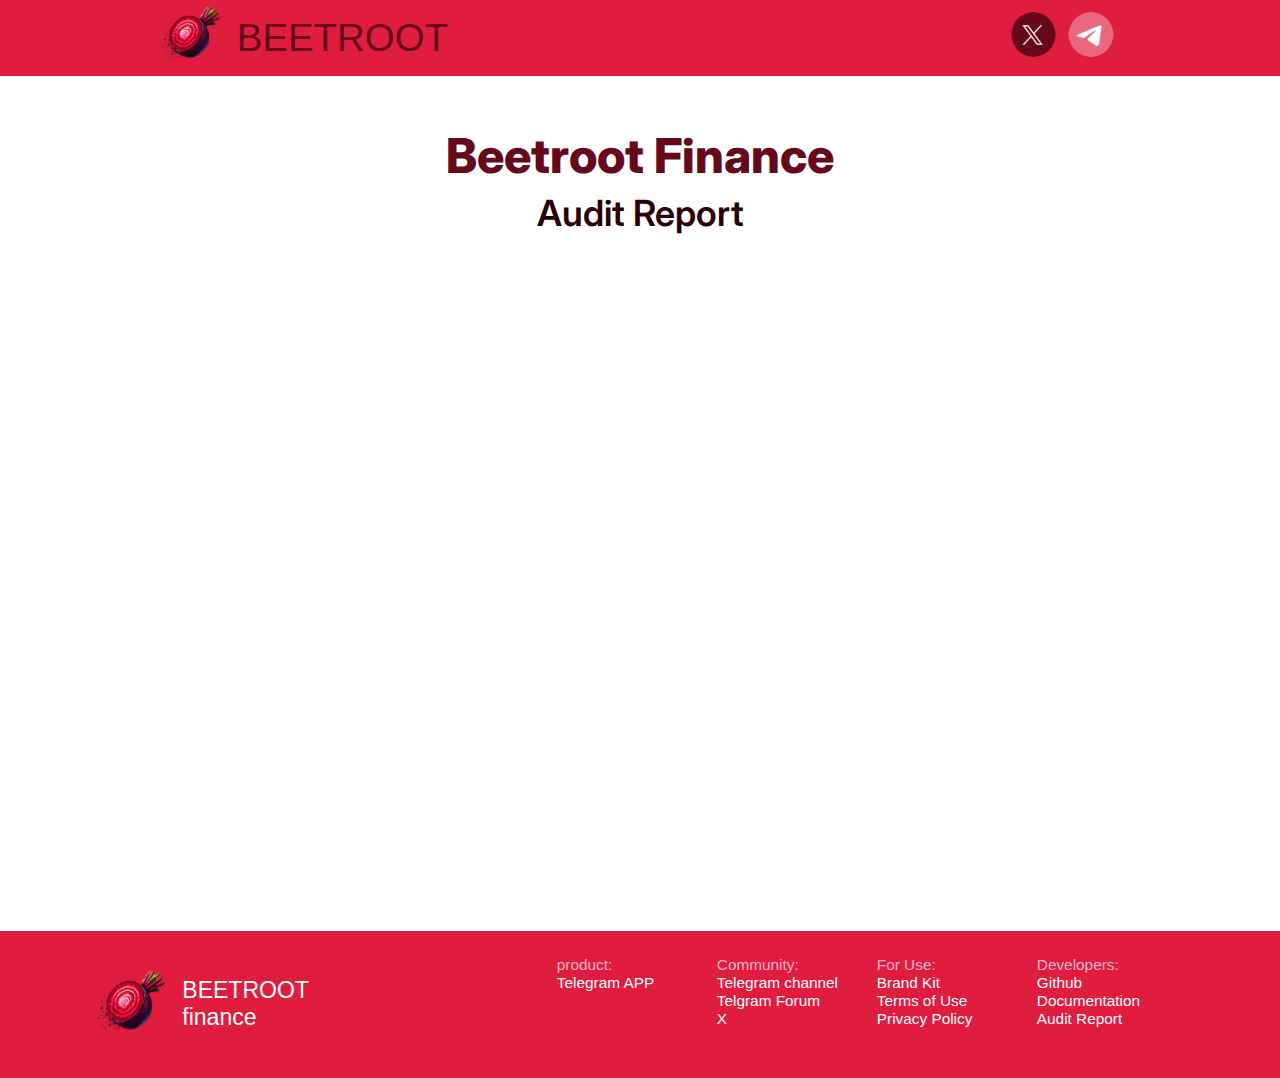
<file: audit.html>
<!DOCTYPE html>
<html lang="en">
<head>
    <meta charset="UTF-8">
    <meta name="viewport" content="width=device-width, initial-scale=1.0">
    <title>Beetroot Finance</title>
    <link rel="stylesheet" href="./css/main.css">

    <!-- Favicon -->
    <link rel="icon" href="./img/favicon.png" type="image/x-icon">

    <!-- Open Graph Meta Tags -->
    <meta property="og:title" content="Privacy Policy">
    <meta property="og:description" content="Deposit USDT and farm the best available yield across the TON ecosystem.">
    <meta property="og:image" content=" ">
    <meta property="og:url" content="https://www.beetroot.finance">
    <meta property="og:type" content="website">
</head>

<body>
    <script>
  if (navigator.userAgent.indexOf("Safari") !== -1 && navigator.userAgent.indexOf("Chrome") === -1) {
    document.getElementById("pdf-viewer").innerHTML = '<a href="files/document.pdf" target="_blank">Открыть PDF</a>';
  }
</script>
    <!-- Шапка -->
    <div class="wrapper">
        <header class="container">
            <div class="header_logo">
                <a href="./index.html">
                <img src="./img/logo.svg" alt="Логотип Beetroot"></a><a href="./index.html"></a>
                <p>BEETROOT</p></a>
            </a>
            </div>
            
            <div class="header_soc">
                <a href="https://x.com/Beetroot_fi" target="_blank"><img src="./img/x.svg" alt="Иконка X" class="soc__icon"></a>
                <a href="https://t.me/BeetrootFinance" target="_blank"><img src="./img/tg.svg" alt="Иконка Telegram" class="soc__icon"></a>
            </div>
        </header>
    </div>



    <div class="about">
        <div class="hello">
            <h1>Beetroot Finance</h1>
            <h2>Audit Report</h2>
        </div>

        <div class="pdf-container">
           <iframe src="/pdf/Beetroot Finance Audit Report.pdf" width="700" height="100%"></iframe>
        </div>
        
    </div>

    <!-- Футер -->
    <footer class="wrapper">
        <div class="brand">
            <a href="./index.html"><img src="./img/logo.svg" alt="" loading="lazy"></a>
            <p>BEETROOT finance</p>
        </div>

        <div class="links">
            <div class="colomn">
                <p>product:</p>
                <a href="https://t.me/BeetrootFiBot" target="_blank">Telegram APP</a>
            </div>
    
            <div class="colomn">
                <p>Community:</p>
                <a href="https://t.me/BeetrootFinance" target="_blank">Telegram channel</a>
                <a href="https://t.me/BeetrootFamily" target="_blank">Telgram Forum</a>
                <a href="https://x.com/Beetroot_fi" target="_blank">X</a>
            </div>
    
            <div class="colomn">
                <p>For Use:</p>
                <a href="https://www.figma.com/design/CSk8srQL6A1GBaXm4i9KBQ/Beetroot-Finance-Brand-Kit?node-id=0-1&t=c41nGcowzsSovYgB-1" target="_blank">Brand Kit</a>
                <a href="./terms.html" target="_blank">Terms of Use</a>
                <a href="./privacy.html" target="_blank">Privacy Policy</a>
            </div>
    
            <div class="colomn">
                <p>Developers:</p>
                <a href="https://github.com/Beetroot-fi" target="_blank">Github</a>
                <a href="" target="_blank">Documentation</a>
                <a href="./audit.html" target="_blank">Audit Report</a>
            </div>
        </div>
        
    </footer>

    <script>
        var path = window.location.pathname;
        var redirects = {
            "./terms/": "./terms.html",
            "./privacy/": "./privacy.html",
            "./audit/": "./audit.html"
        };
    
        if (redirects[path]) {
            window.location.href = redirects[path];
        }
    </script>

</body>
</html>
</file>
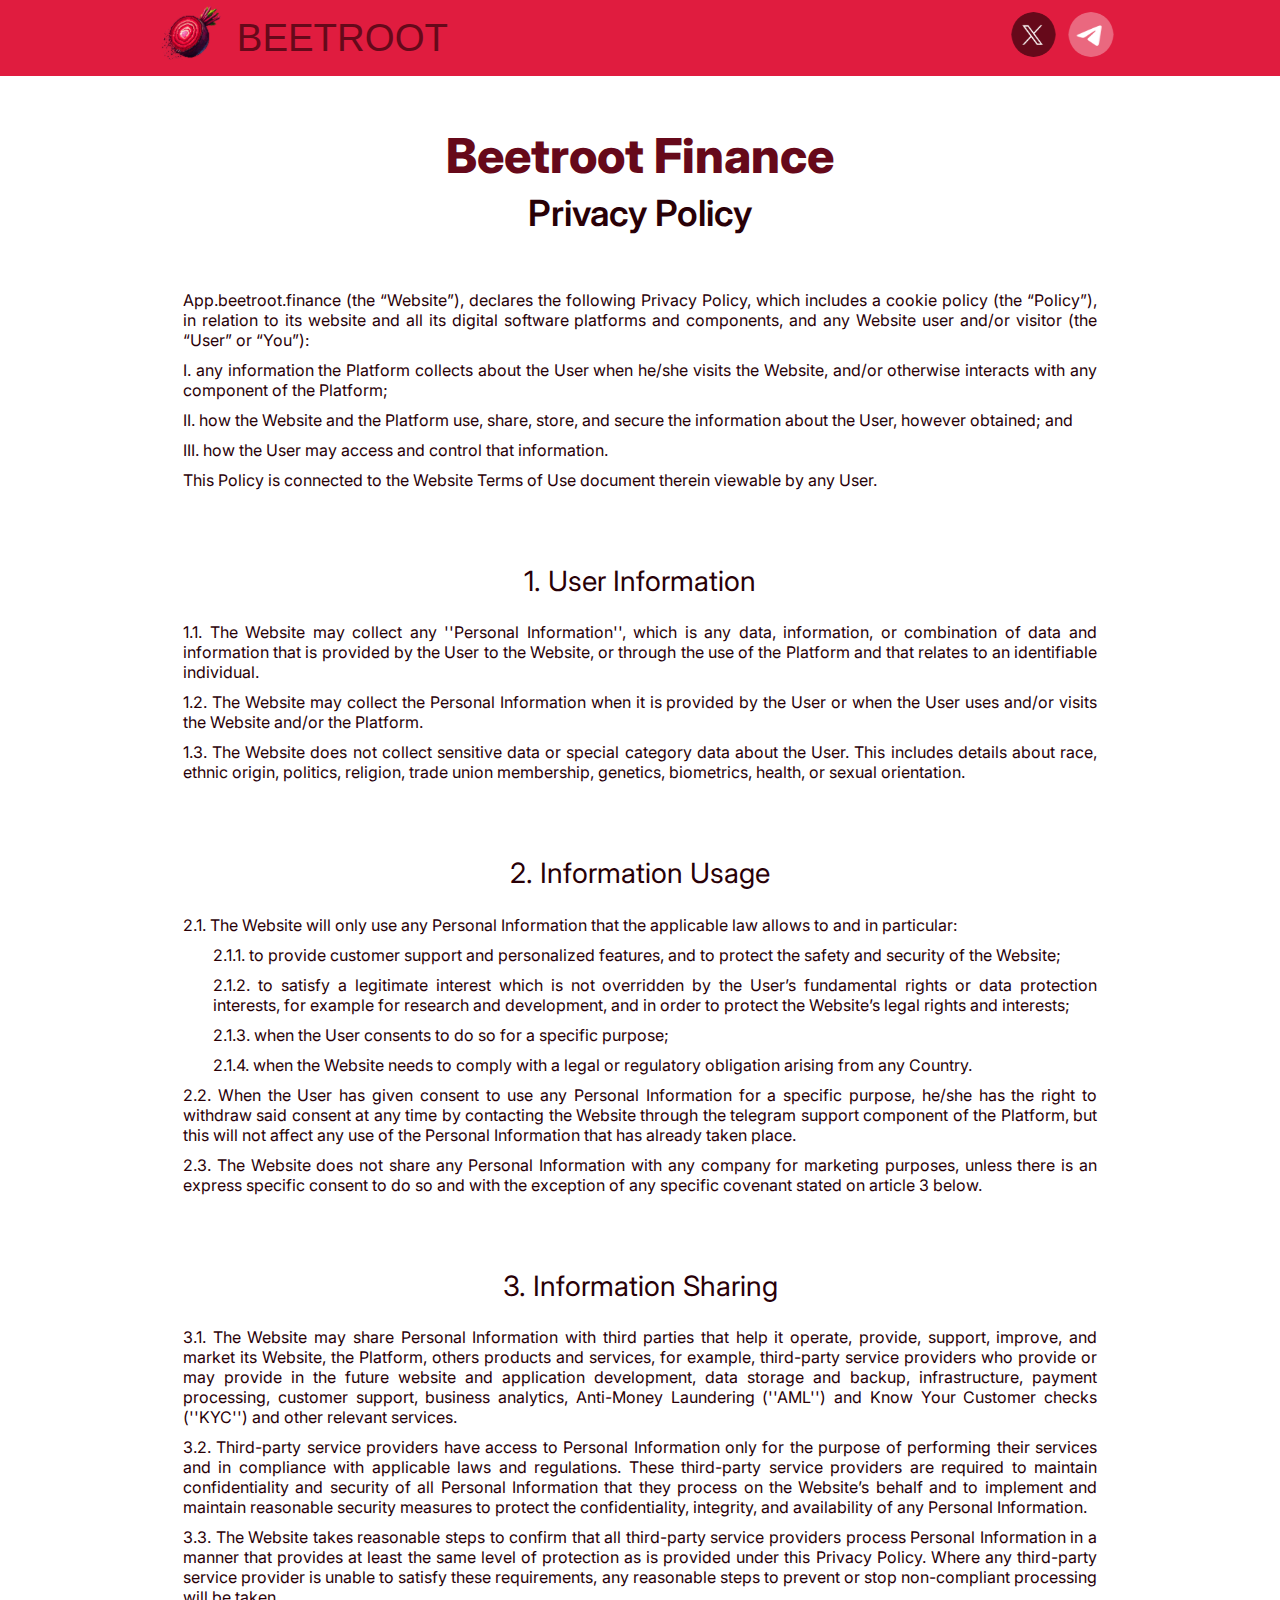
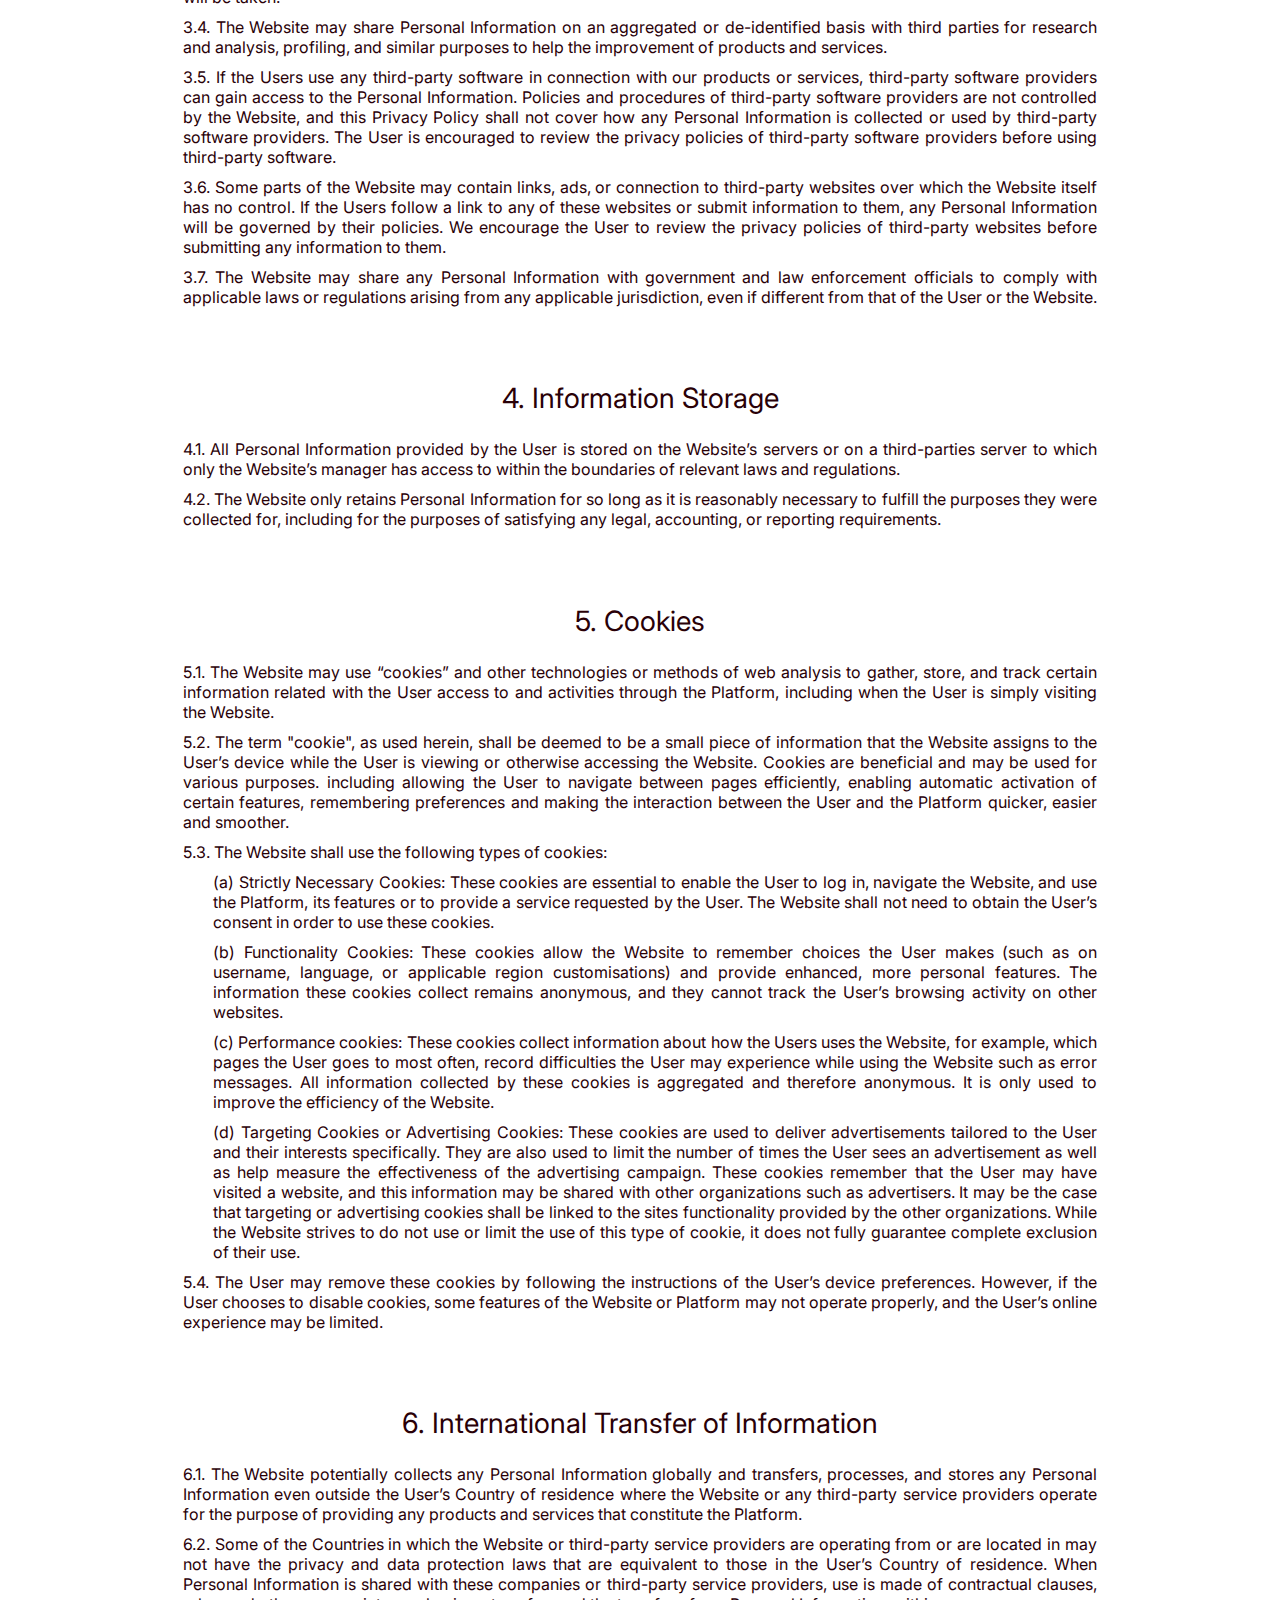
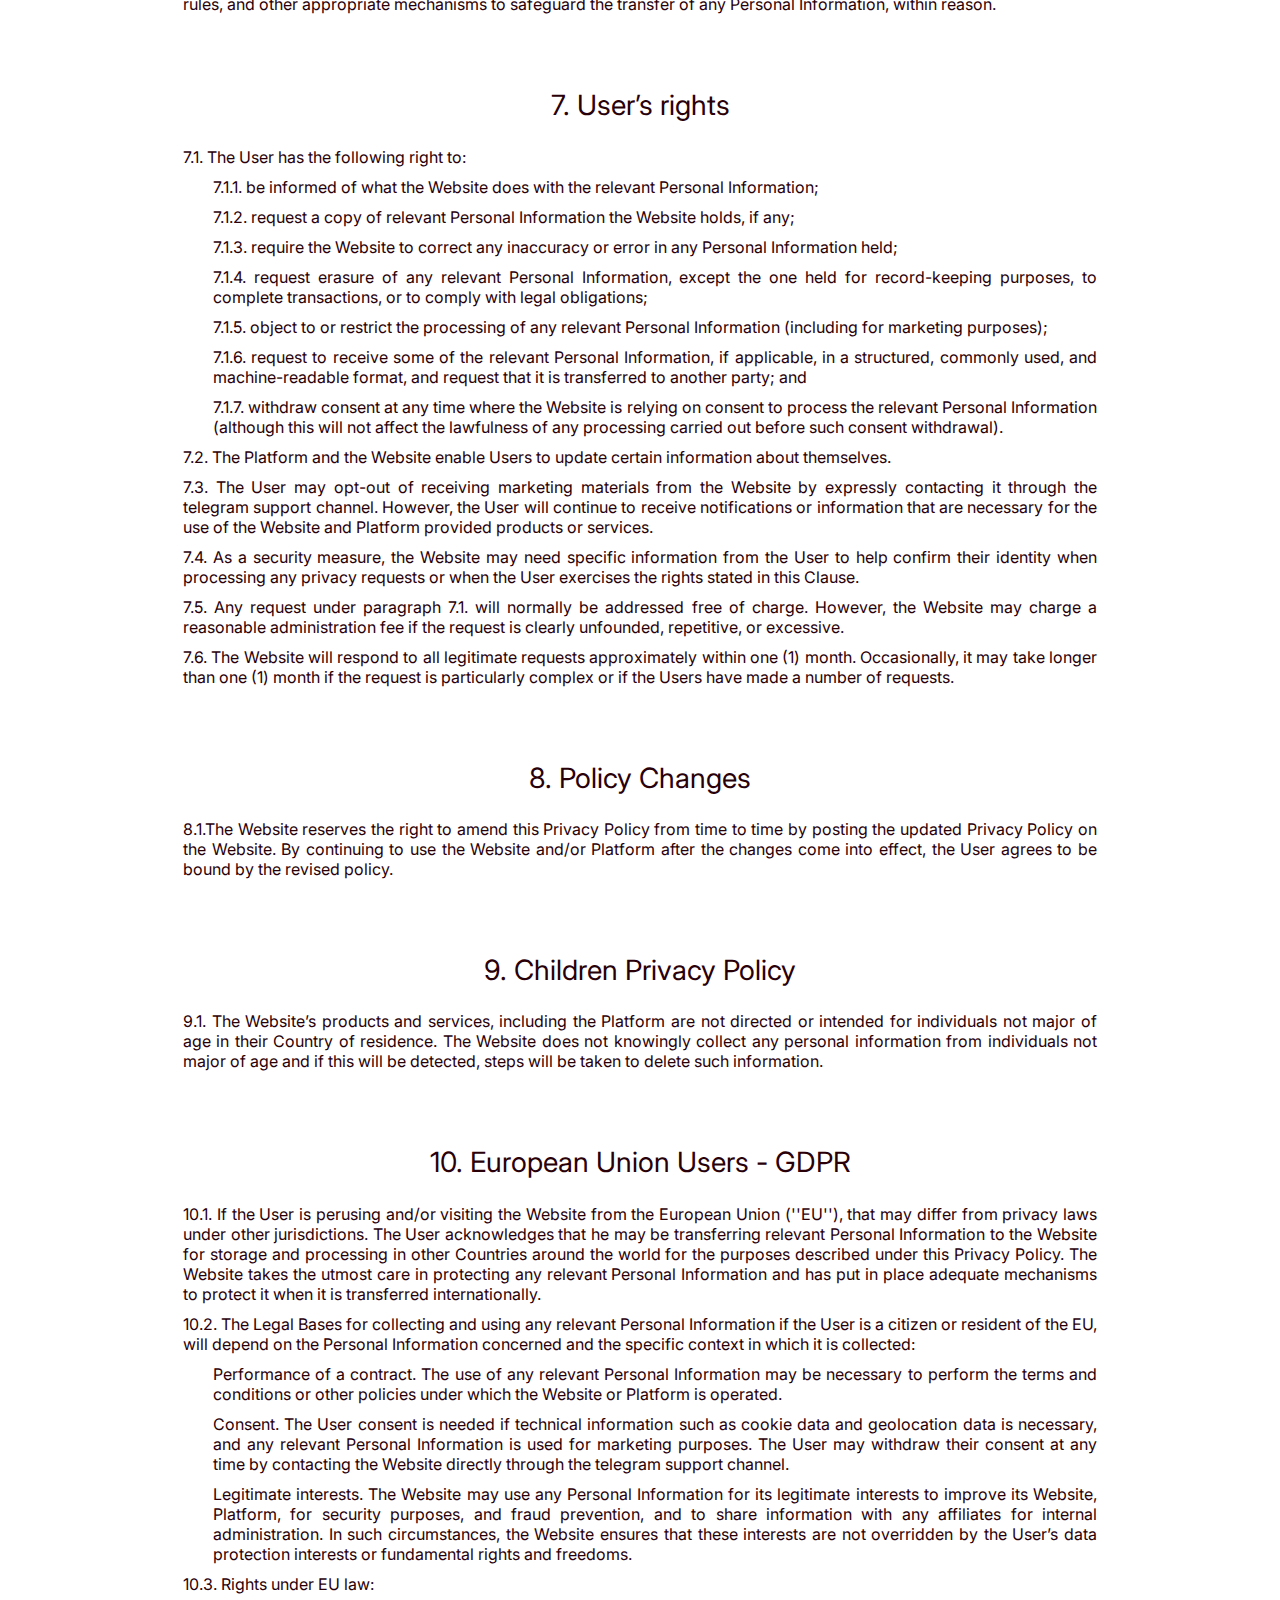
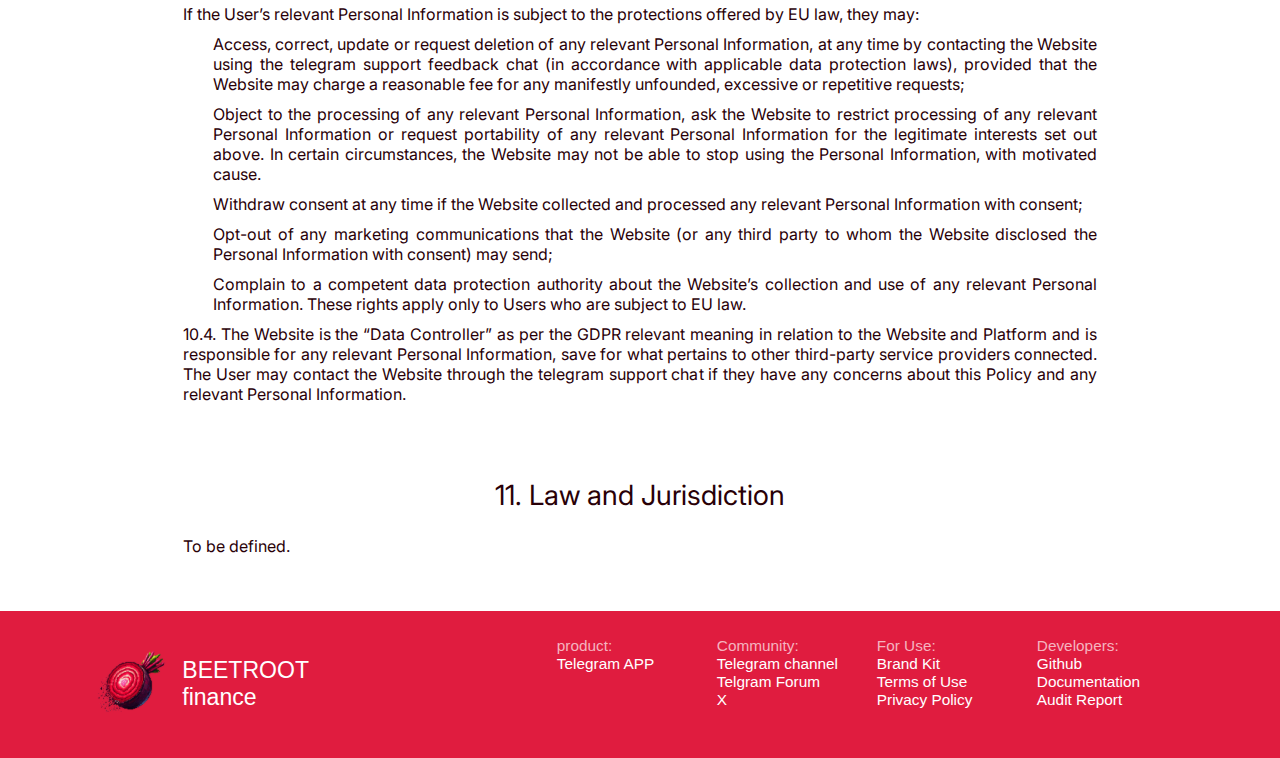
<file: privacy.html>
<!DOCTYPE html>
<html lang="en">
<head>
    <meta charset="UTF-8">
    <meta name="viewport" content="width=device-width, initial-scale=1.0">
    <title>Beetroot Finance</title>
    <link rel="stylesheet" href="./css/main.css">

    <!-- Favicon -->
    <link rel="icon" href="./img/favicon.png" type="image/x-icon">

    <!-- Open Graph Meta Tags -->
    <meta property="og:title" content="Privacy Policy">
    <meta property="og:description" content="Deposit USDT and farm the best available yield across the TON ecosystem.">
    <meta property="og:image" content=" ">
    <meta property="og:url" content="https://www.beetroot.finance">
    <meta property="og:type" content="website">
</head>

<body>
    <!-- Шапка -->
    <div class="wrapper">
        <header class="container">
            <div class="header_logo">
                <a href="./index.html">
                <img src="./img/logo.svg" alt="Логотип Beetroot"></a><a href="./index.html"></a>
                <p>BEETROOT</p></a>
            </a>
            </div>
            
            <div class="header_soc">
                <a href="https://x.com/Beetroot_fi" target="_blank"><img src="./img/x.svg" alt="Иконка X" class="soc__icon"></a>
                <a href="https://t.me/BeetrootFinance" target="_blank"><img src="./img/tg.svg" alt="Иконка Telegram" class="soc__icon"></a>
            </div>
        </header>
    </div>



    <div class="about">
        <div class="hello">
            <h1>Beetroot Finance</h1>
            <h2>Privacy Policy</h2>
        </div>

        <div class="block">
            <p>
                App.beetroot.finance (the “Website”), declares the following Privacy Policy, which includes a cookie policy (the “Policy”), in relation to its website and all its digital software platforms and components, and any Website user and/or visitor (the “User” or “You”):
            </p>
            <p>
                I.	any information the Platform collects about the User when he/she visits the Website, and/or otherwise interacts with any component of the Platform;
            </p>
            <p>
                II.	how the Website and the Platform use, share, store, and secure the information about the User, however obtained; and
            </p>
            <p>
                III.	how the User may access and control that information.
            </p>
            <p>
                This Policy is connected to the Website Terms of Use document therein viewable by any User.
            </p>
        </div>

        <div class="block">
            <h3>1. User Information</h3>
            <p>
                1.1. The Website may collect any ''Personal Information'', which is any data, information, or combination of data and information that is provided by the User to the Website, or through the use of the Platform and that relates to an identifiable individual.
            </p>
            <p>
                1.2. The Website may collect the Personal Information when it is provided by the User or when the User uses and/or visits the Website and/or the Platform.
            </p>
            <p>
                1.3. The Website does not collect sensitive data or special category data about the User. This includes details about race, ethnic origin, politics, religion, trade union membership, genetics, biometrics, health, or sexual orientation.
            </p>
            
        </div>
        
        <div class="block">
            <h3>2. Information Usage</h3>
            <p>
                2.1. The Website will only use any Personal Information that the applicable law allows to and in particular:
            </p>

            <div class="block2">
                <p>
                    2.1.1. to provide customer support and personalized features, and to protect the safety and security of the Website;
                </p>
                <p>
                    2.1.2. to satisfy a legitimate interest which is not overridden by the User’s fundamental rights or data protection interests, for example for research and development, and in order to protect the Website’s legal rights and interests;
                </p>
                <p>
                    2.1.3. when the User consents to do so for a specific purpose;
                </p>
                <p>
                    2.1.4. when the Website needs to comply with a legal or regulatory obligation arising from any Country.
                </p>
            </div>

            <p>
                2.2. When the User has given consent to use any Personal Information for a specific purpose, he/she has the right to withdraw said consent at any time by contacting the Website through the telegram support component of the Platform, but this will not affect any use of the Personal Information that has already taken place.
            </p>

            <p>
                2.3. The Website does not share any Personal Information with any company for marketing purposes, unless there is an express specific consent to do so and with the exception of any specific covenant stated on article 3 below.
            </p>
        </div>

        <div class="block">
            <h3>3. Information Sharing</h3>
            <p>
                3.1. The Website may share Personal Information with third parties that help it operate, provide, support, improve, and market its Website, the Platform, others products and services, for example, third-party service providers who provide or may provide in the future website and application development, data storage and backup, infrastructure, payment processing, customer support, business analytics, Anti-Money Laundering (''AML'') and Know Your Customer checks (''KYC'') and other relevant services.
            </p>
            <p>
                3.2. Third-party service providers have access to Personal Information only for the purpose of performing their services and in compliance with applicable laws and regulations. These third-party service providers are required to maintain confidentiality and security of all Personal Information that they process on the Website’s behalf and to implement and maintain reasonable security measures to protect the confidentiality, integrity, and availability of any Personal Information.
            </p>
            <p>
                3.3. The Website takes reasonable steps to confirm that all third-party service providers process Personal Information in a manner that provides at least the same level of protection as is provided under this Privacy Policy. Where any third-party service provider is unable to satisfy these requirements, any reasonable steps to prevent or stop non-compliant processing will be taken.
            </p>
            <p>
                3.4. The Website may share Personal Information on an aggregated or de-identified basis with third parties for research and analysis, profiling, and similar purposes to help the improvement of products and services.
            </p>
            <p>
                3.5. If the Users use any third-party software in connection with our products or services, third-party software providers can gain access to the Personal Information. Policies and procedures of third-party software providers are not controlled by the Website, and this Privacy Policy shall not cover how any Personal Information is collected or used by third-party software providers. The User is encouraged to review the privacy policies of third-party software providers before using third-party software.
            </p>
            <p>
                3.6. Some parts of the Website may contain links, ads, or connection to third-party websites over which the Website itself has no control. If the Users follow a link to any of these websites or submit information to them, any Personal Information will be governed by their policies. We encourage the User to review the privacy policies of third-party websites before submitting any information to them.
            </p>
            <p>
                3.7. The Website may share any Personal Information with government and law enforcement officials to comply with applicable laws or regulations arising from any applicable jurisdiction, even if different from that of the User or the Website.
            </p>
        </div>

        <div class="block">
            <h3>4. Information Storage</h3>
            <p>
                4.1. All Personal Information provided by the User is stored on the Website’s servers or on a third-parties server to which only the Website’s manager has access to within the boundaries of relevant laws and regulations.
            </p>
            <p>
                4.2. The Website only retains Personal Information for so long as it is reasonably necessary to fulfill the purposes they were collected for, including for the purposes of satisfying any legal, accounting, or reporting requirements.
            </p>
            
        </div>

        <div class="block">
            <h3>5. Cookies</h3>
            <p>
                5.1. The Website may use “cookies” and other technologies or methods of web analysis to gather, store, and track certain information related with the User access to and activities through the Platform, including when the User is simply visiting the Website.
            </p>
            <p>
                5.2. The term "cookie", as used herein, shall be deemed to be a small piece of information that the Website assigns to the User’s device while the User is viewing or otherwise accessing the Website. Cookies are beneficial and may be used for various purposes. including allowing the User to navigate between pages efficiently, enabling automatic activation of certain features, remembering preferences and making the interaction between the User and the Platform quicker, easier and smoother. 
            </p>
            <p>
                5.3. The Website shall use the following types of cookies:
            </p>

            <div class="block2">
                <p>
                    (a) Strictly Necessary Cookies: These cookies are essential to enable the User to log in, navigate the Website, and use the
                    Platform, its features or to provide a service requested by the User. The Website shall not need to obtain the User’s consent in
                    order to use these cookies.
                </p>
                <p>
                    (b) Functionality Cookies: These cookies allow the Website to remember choices the User makes (such as on username,
                    language, or applicable region customisations) and provide enhanced, more personal features. The information these cookies
                    collect remains anonymous, and they cannot track the User’s browsing activity on other websites. 
                </p>
                <p>
                    (c) Performance cookies: These cookies collect information about how the Users uses the Website, for example, which pages the
                    User goes to most often, record difficulties the User may experience while using the Website such as error messages. All
                    information collected by these cookies is aggregated and therefore anonymous. It is only 
                    used to improve the efficiency of the Website. 
                </p>
                <p>
                    (d) Targeting Cookies or Advertising Cookies: These cookies are used to deliver advertisements tailored to the User and their
                    interests specifically. They are also used to limit the number of times the User sees an advertisement as well as help measure the
                    effectiveness of the advertising campaign. These cookies remember that the User may have visited a website, and this
                    information may be shared with other organizations such as advertisers. It may be the case that targeting or advertising cookies
                    shall be linked to the sites functionality provided by the other organizations. While the Website strives to do not use or limit the use
                    of this type of cookie, it does not fully guarantee complete exclusion of their use.
                </p>
            </div>

            <p>
                5.4. The User may remove these cookies by following the instructions of the User’s device preferences. However, if the User chooses to disable cookies, some features of the Website or Platform may not operate properly, and the User’s online experience may be limited.
            </p>
        </div>

        <div class="block">
            <h3>6. International Transfer of Information</h3>
            <p>
                6.1. The Website potentially collects any Personal Information globally and transfers, processes, and stores any Personal Information even outside the User’s Country of residence where the Website or any third-party service providers operate for the purpose of providing any products and services that constitute the Platform.
            </p>
            <p>
                6.2. Some of the Countries in which the Website or third-party service providers are operating from or are located in may not have the privacy and data protection laws that are equivalent to those in the User’s Country of residence. When Personal Information is shared with these companies or third-party service providers, use is made of contractual clauses, rules, and other appropriate mechanisms to safeguard the transfer of any Personal Information, within reason.
            </p>
            
        </div>

        <div class="block">
            <h3>7. User’s rights</h3>
            <p>
                7.1. The User has the following right to:
            </p>

            <div class="block2">
                <p>
                    7.1.1. be informed of what the Website does with the relevant Personal Information;
                </p>
                <p>
                    7.1.2. request a copy of relevant Personal Information the Website holds, if any;
                </p>
                <p>
                    7.1.3. require the Website to correct any inaccuracy or error in any Personal Information held;
                </p>
                <p>
                    7.1.4. request erasure of any relevant Personal Information, except the one held for record-keeping purposes, to complete transactions, or to comply with legal obligations;
                </p>
                <p>
                    7.1.5. object to or restrict the processing of any relevant Personal Information (including for marketing purposes);                </p>
                <p>
                    7.1.6. request to receive some of the relevant Personal Information, if applicable, in a structured, commonly used, and machine-readable format, and request that it is transferred to another party; and
                </p>
                <p>
                    7.1.7. withdraw consent at any time where the Website is relying on consent to process the relevant Personal Information (although this will not affect the lawfulness of any processing carried out before such consent withdrawal).
                </p>
            </div>

            <p>
                7.2. The Platform and the Website enable Users to update certain information about themselves.
            </p>
            <p>
                7.3. The User may opt-out of receiving marketing materials from the Website by expressly contacting it through the telegram support channel. However, the User will continue to receive notifications or information that are necessary for the use of the Website and Platform provided products or services.
            </p>
            <p>
                7.4. As a security measure, the Website may need specific information from the User to help confirm their identity when processing any privacy requests or when the User exercises the rights stated in this Clause.
            </p>
            <p>
                7.5. Any request under paragraph 7.1. will normally be addressed free of charge. However, the Website may charge a reasonable administration fee if the request is clearly unfounded, repetitive, or excessive.
            </p>
            <p>
                7.6. The Website will respond to all legitimate requests approximately within one (1) month. Occasionally, it may take longer than one (1) month if the request is particularly complex or if the Users have made a number of requests.
            </p>
            
        </div>

        <div class="block">
            <h3>8. Policy Changes</h3>
            <p>
                8.1.The Website reserves the right to amend this Privacy Policy from time to time by posting the updated Privacy Policy on the Website. By continuing to use the Website and/or Platform after the changes come into effect, the User agrees to be bound by the revised policy.
            </p>
        </div>

        <div class="block">
            <h3>9. Children Privacy Policy</h3>
            <p>
                9.1. The Website’s products and services, including the Platform are not directed or intended for individuals not major of age in their Country of residence. The Website does not knowingly collect any personal information from individuals not major of age and if this will be detected, steps will be taken to delete such information.
            </p>
        </div>

        <div class="block">
            <h3>10. European Union Users - GDPR</h3>
            <p>
                10.1. If the User is perusing and/or visiting the Website from the European Union (''EU''), that may differ from privacy laws under other jurisdictions. The User acknowledges that he may be transferring relevant Personal Information to the Website for storage and processing in other Countries around the world for the purposes described under this Privacy Policy. The Website takes the utmost care in protecting any relevant Personal Information and has put in place adequate mechanisms to protect it when it is transferred internationally.
            </p>
            <p>
                10.2. The Legal Bases for collecting and using any relevant Personal Information if the User is a citizen or resident of the EU, will depend on the Personal Information concerned and the specific context in which it is collected:
            </p>

            <div class="block2">
                <p>
                    Performance of a contract. The use of any relevant Personal Information may be necessary to perform the terms and conditions
                    or other policies under which the Website or Platform is operated.

                </p>
                <p>
                    Consent. The User consent is needed if technical information such as cookie data and geolocation data is necessary, and any
                    relevant Personal Information is used for marketing purposes. The User may withdraw their consent at any time by contacting the
                    Website directly through the telegram support channel.
 
                </p>
                <p>
                    Legitimate interests. The Website may use any Personal Information for its legitimate interests to improve its Website, Platform,
                    for security purposes, and fraud prevention, and to share information with any affiliates for internal administration. In such
                    circumstances, the Website ensures that these interests are not overridden by the User’s data protection interests or fundamental
                    rights and freedoms.                    
                </p>
            </div>

            <p>
                10.3. Rights under EU law:
            </p>

            <p>
                If the User’s relevant Personal Information is subject to the protections offered by EU law, they may:
            </p>

            <div class="block2">
                <p>
                    Access, correct, update or request deletion of any relevant Personal Information, at any time by contacting the Website using the
                    telegram support feedback chat (in accordance with applicable data protection laws), provided that the Website may charge a
                    reasonable fee for any manifestly unfounded, excessive or repetitive requests;
                </p>
                <p>
                    Object to the processing of any relevant Personal Information, ask the Website to restrict processing of any relevant Personal
                    Information or request portability of any relevant Personal Information for the
                    legitimate interests set out above. In certain circumstances, the Website may not be able to stop using the Personal Information,
                    with motivated cause.
                </p>
                <p>
                    Withdraw consent at any time if the Website collected and processed any relevant Personal Information 
                    with consent;                      
                </p>
                <p>
                    Opt-out of any marketing communications that the Website (or any third party to whom the Website disclosed the Personal
                    Information with consent) may send;
                </p>
                <p>
                    Complain to a competent data protection authority about the Website’s collection and use of any relevant Personal Information. 
                    These rights apply only to Users who are subject to EU law.
                </p>
            </div>
            <p>
                10.4. The Website is the “Data Controller” as per the GDPR relevant meaning in relation to the Website and Platform and is responsible for any relevant Personal Information, save for what pertains to other third-party service providers connected. The User may contact the Website through the telegram support chat if they have any concerns about this Policy and any relevant Personal Information.
            </p>
        </div>

        <div class="block">
            <h3>11. Law and Jurisdiction</h3>
            <p>
                To be defined.
            </p>
        </div>


    </div>



    <!-- Футер -->
    <footer class="wrapper">
        <div class="brand">
            <a href="./index.html"><img src="./img/logo.svg" alt="" loading="lazy"></a>
            <p>BEETROOT finance</p>
        </div>

        <div class="links">
            <div class="colomn">
                <p>product:</p>
                <a href="https://t.me/BeetrootFiBot" target="_blank">Telegram APP</a>
            </div>
    
            <div class="colomn">
                <p>Community:</p>
                <a href="https://t.me/BeetrootFinance" target="_blank">Telegram channel</a>
                <a href="https://t.me/BeetrootFamily" target="_blank">Telgram Forum</a>
                <a href="https://x.com/Beetroot_fi" target="_blank">X</a>
            </div>
    
            <div class="colomn">
                <p>For Use:</p>
                <a href="https://www.figma.com/design/CSk8srQL6A1GBaXm4i9KBQ/Beetroot-Finance-Brand-Kit?node-id=0-1&t=c41nGcowzsSovYgB-1" target="_blank">Brand Kit</a>
                <a href="./terms.html" target="_blank">Terms of Use</a>
                <a href="./privacy.html" target="_blank">Privacy Policy</a>
            </div>
    
            <div class="colomn">
                <p>Developers:</p>
                <a href="https://github.com/Beetroot-fi" target="_blank">Github</a>
                <a href="" target="_blank">Documentation</a>
                <a href="./audit.html" target="_blank">Audit Report</a>
            </div>
        </div>
        
    </footer>

    <script>
        var path = window.location.pathname;
        var redirects = {
            "./terms/": "./terms.html",
            "./privacy/": "./privacy.html",
            "./audit/": "./audit.html"
        };
    
        if (redirects[path]) {
            window.location.href = redirects[path];
        }
    </script>

</body>
</html>
</file>
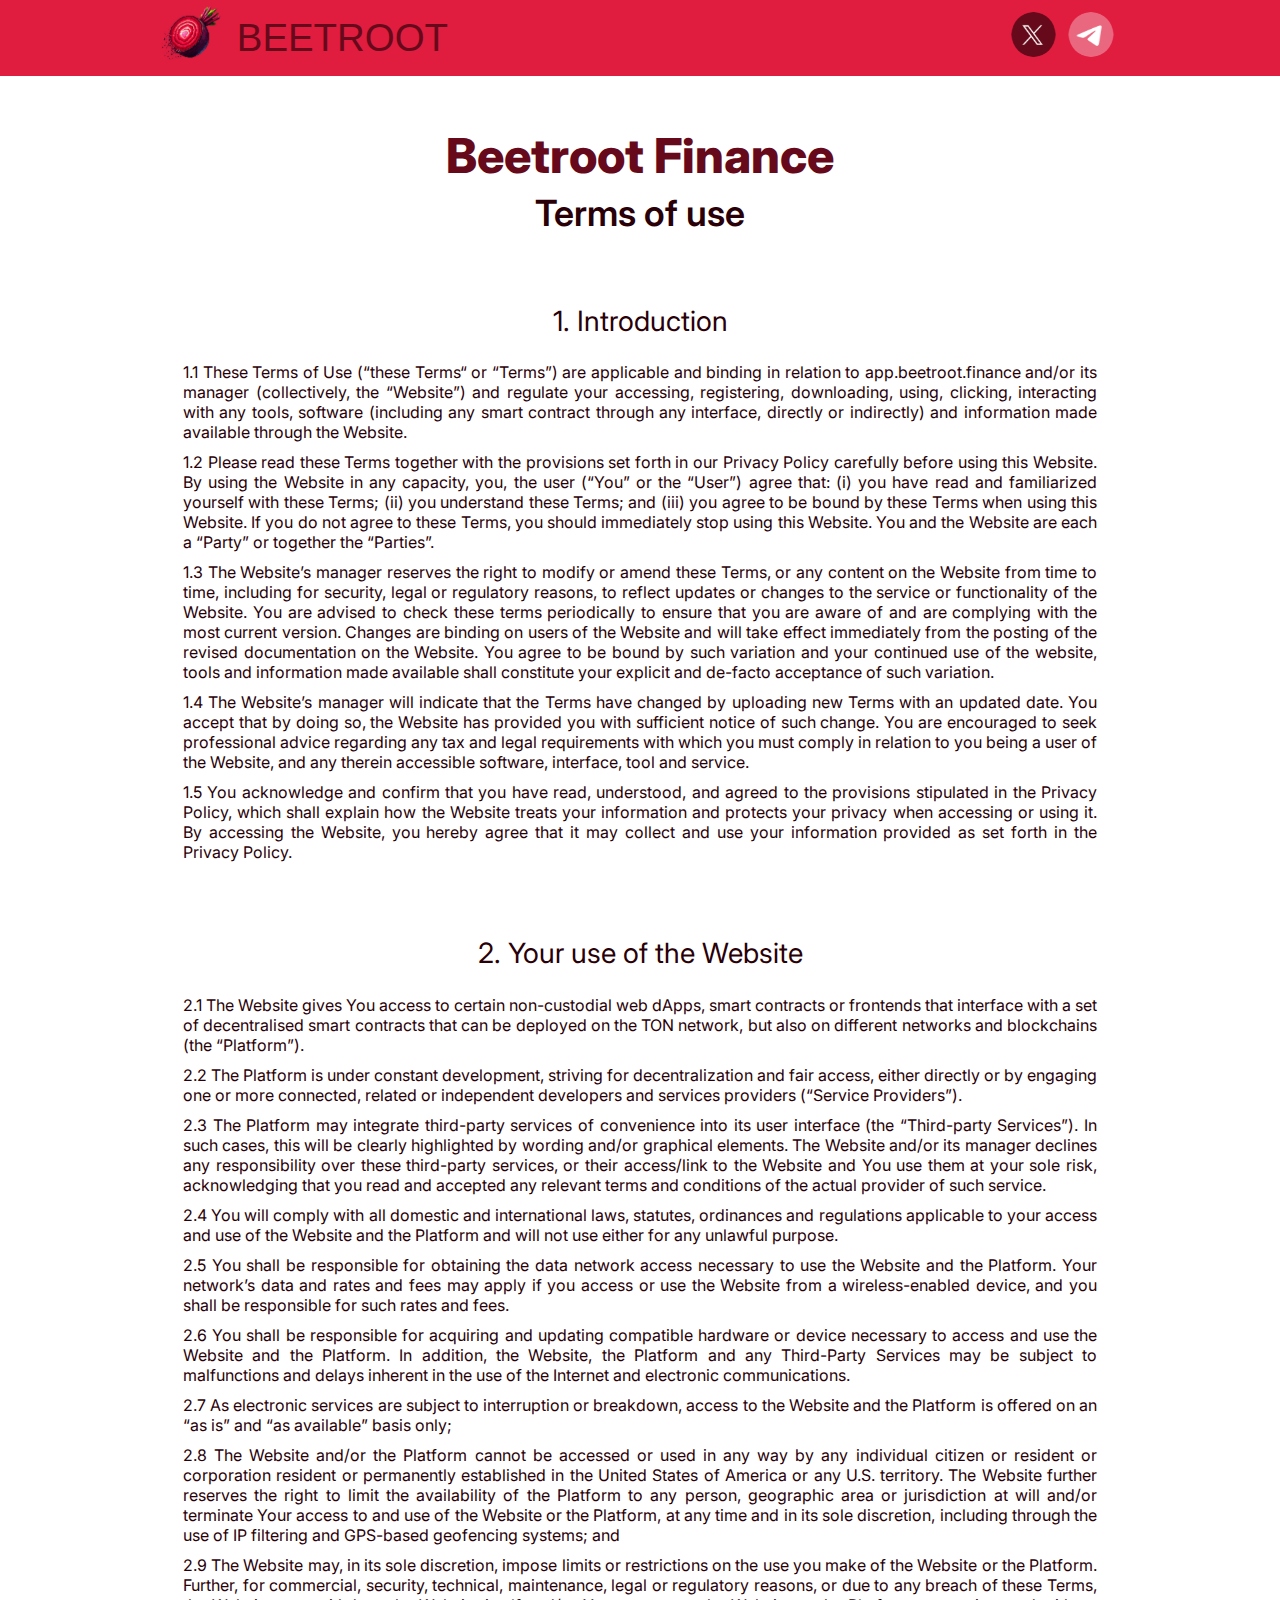
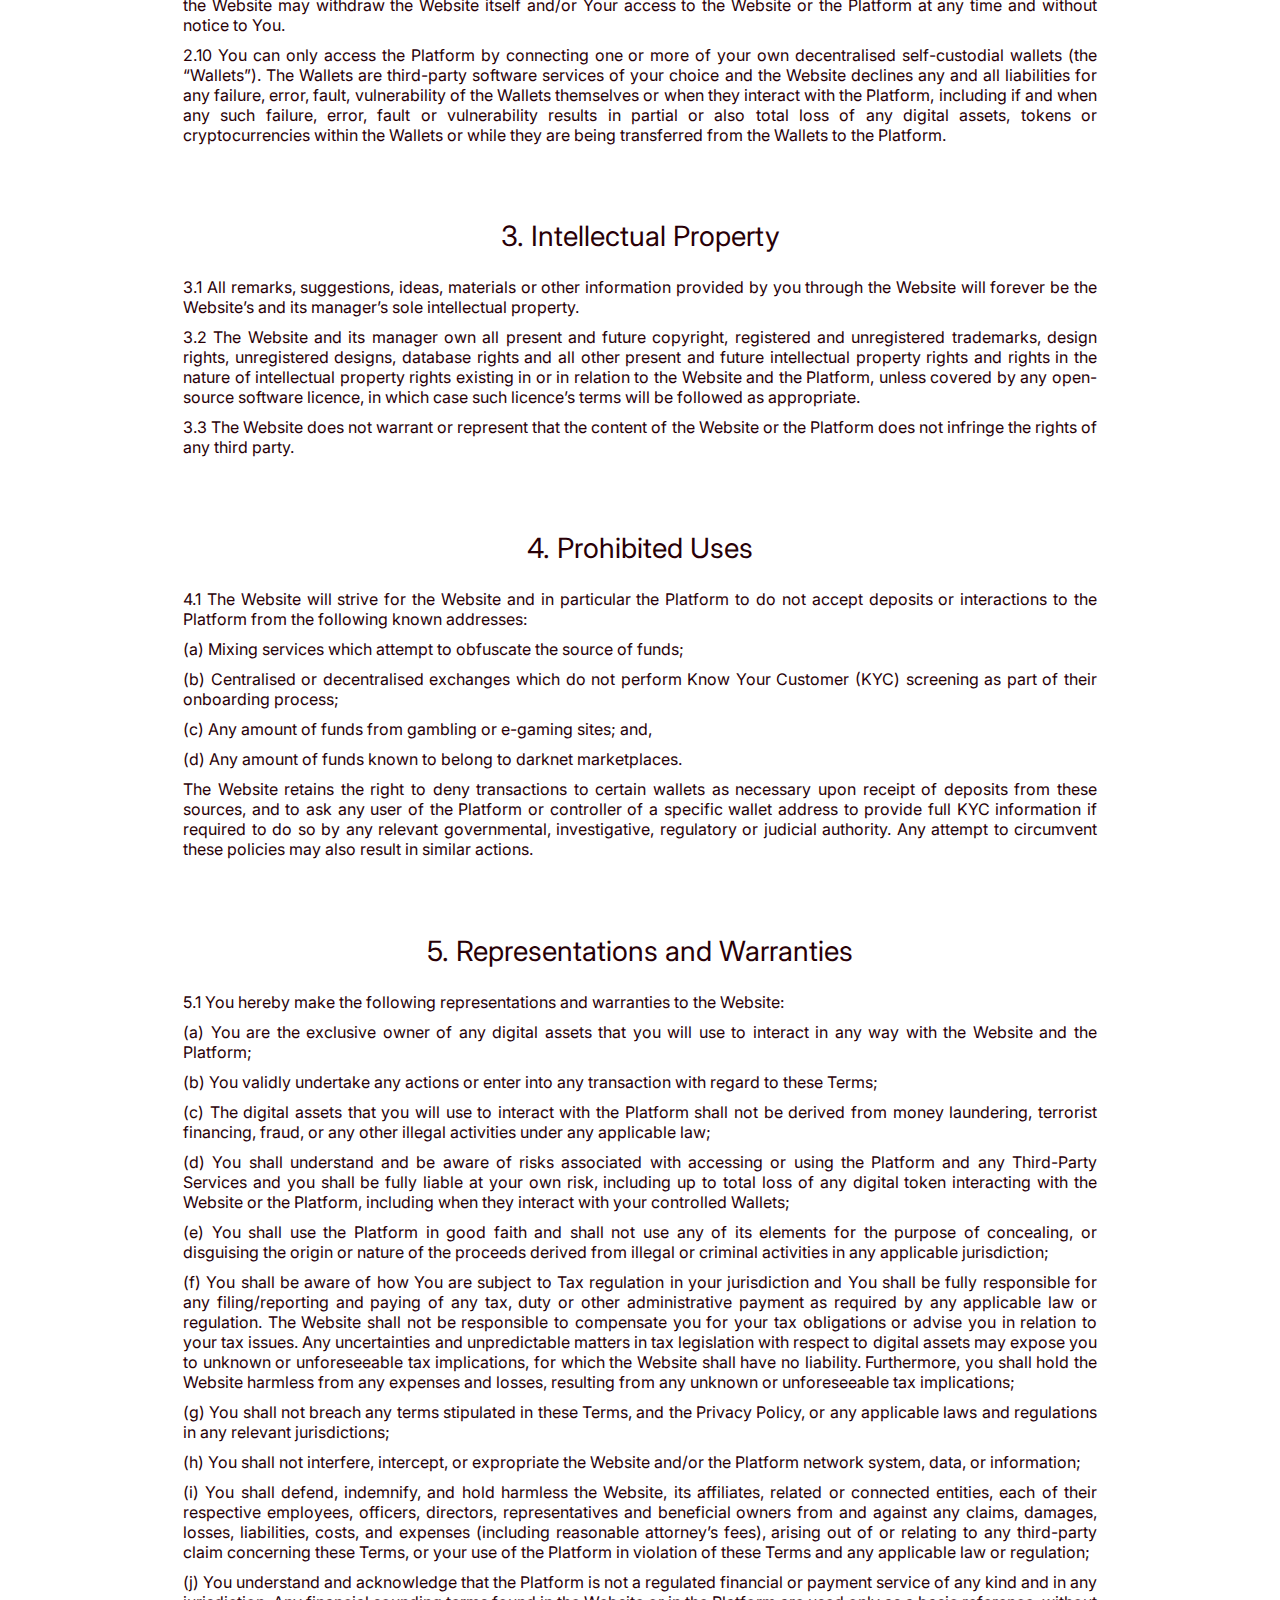
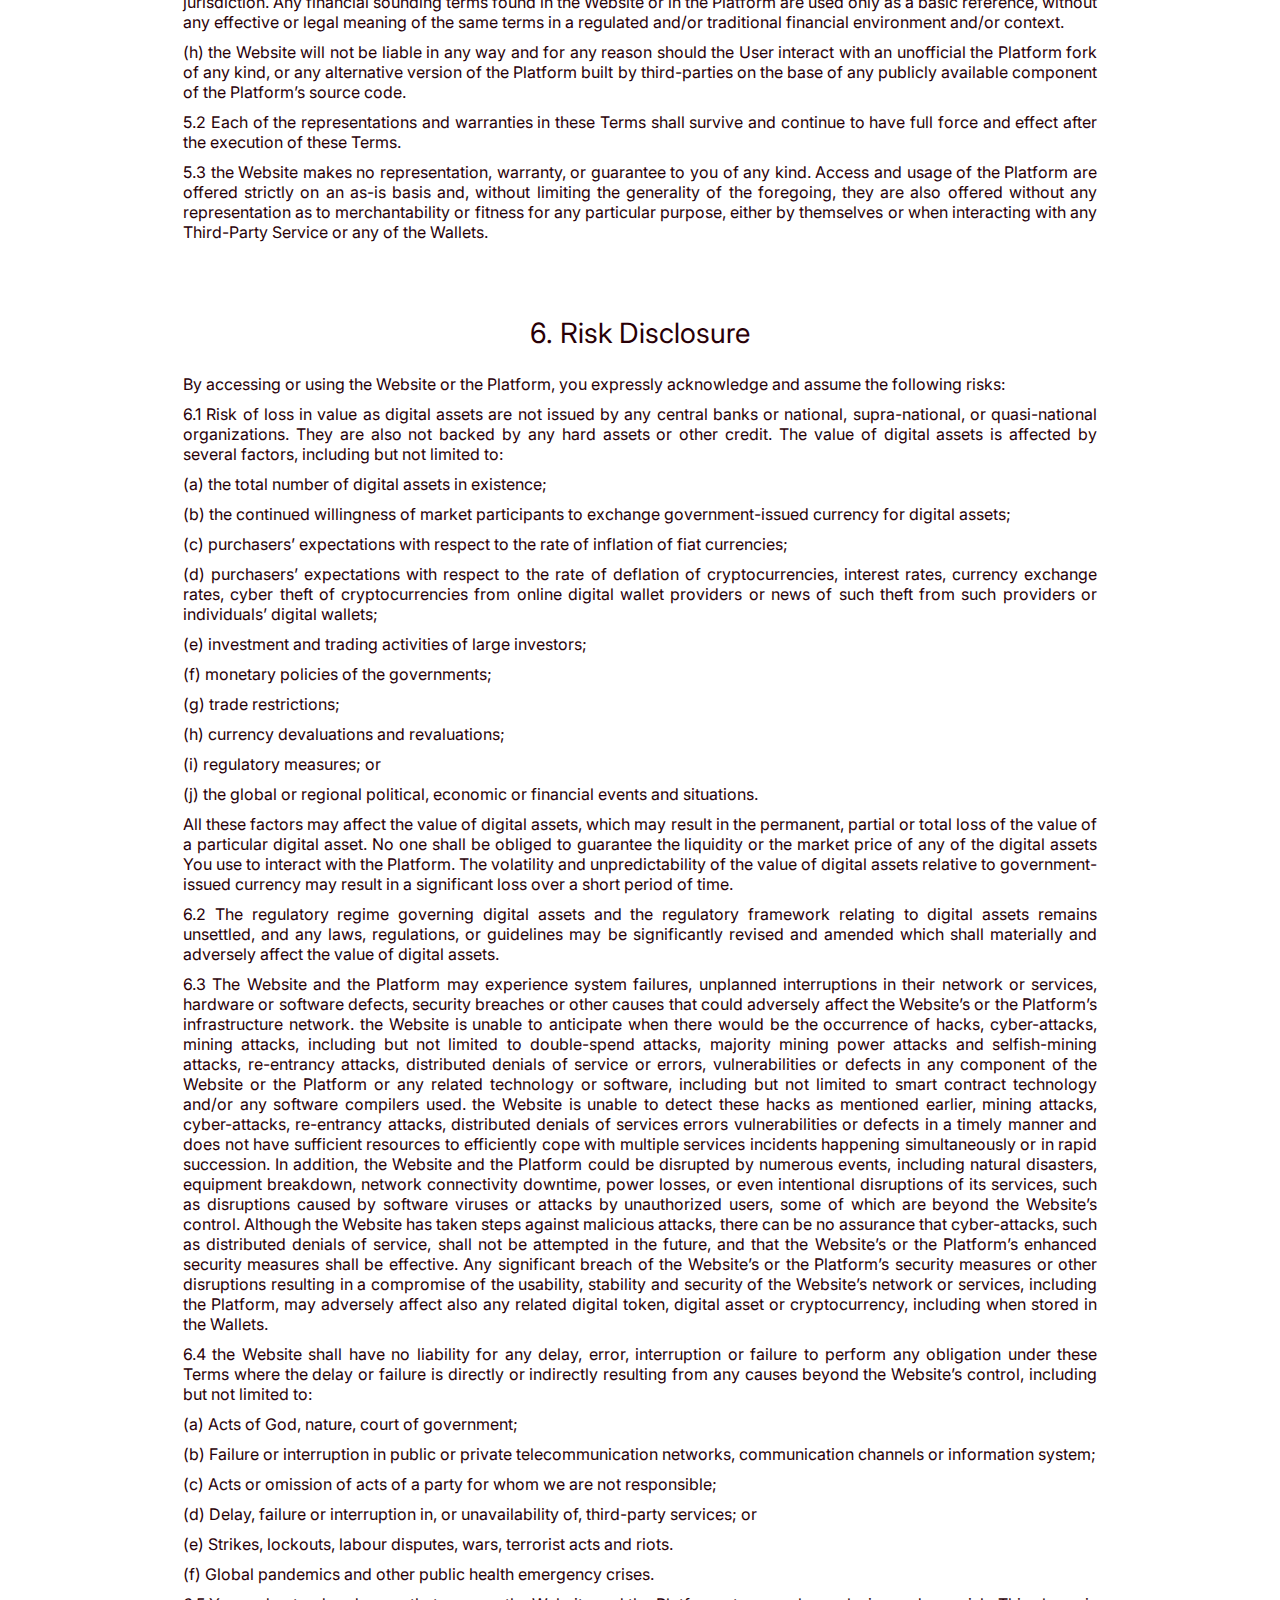
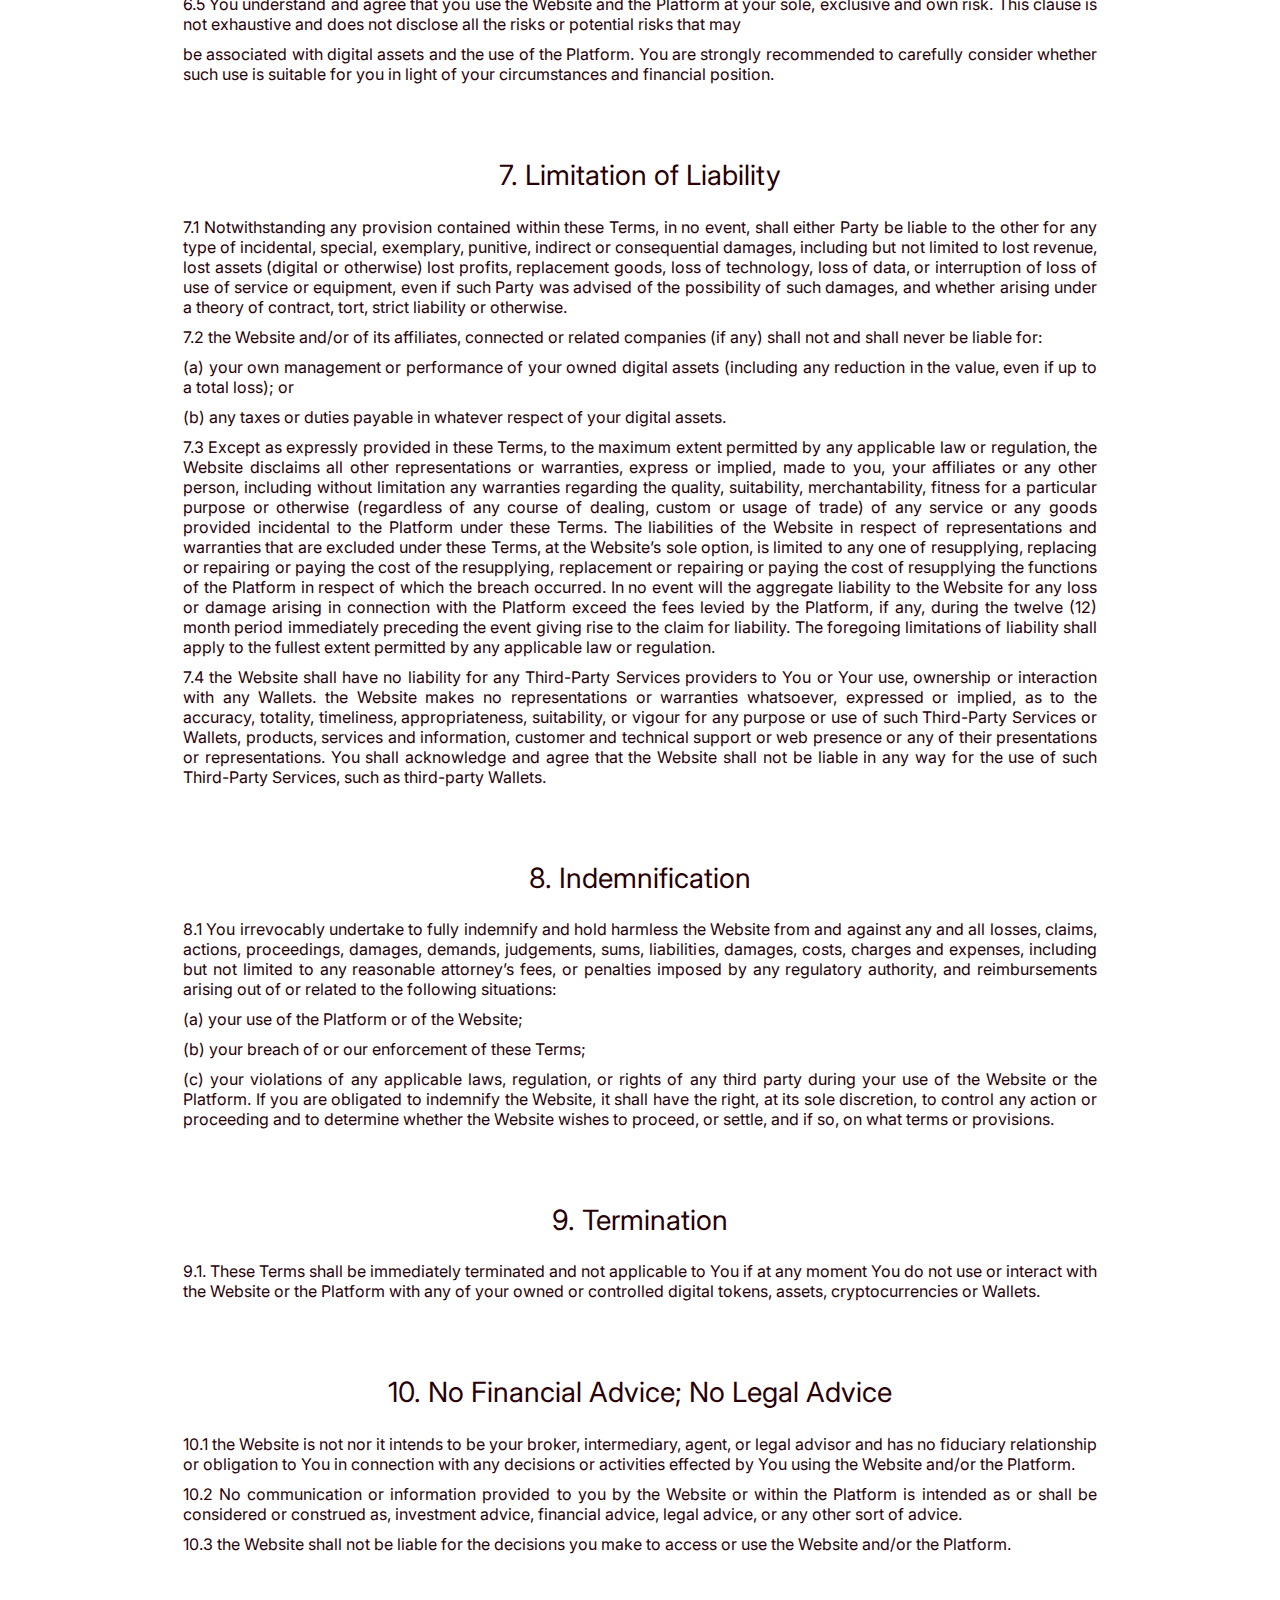
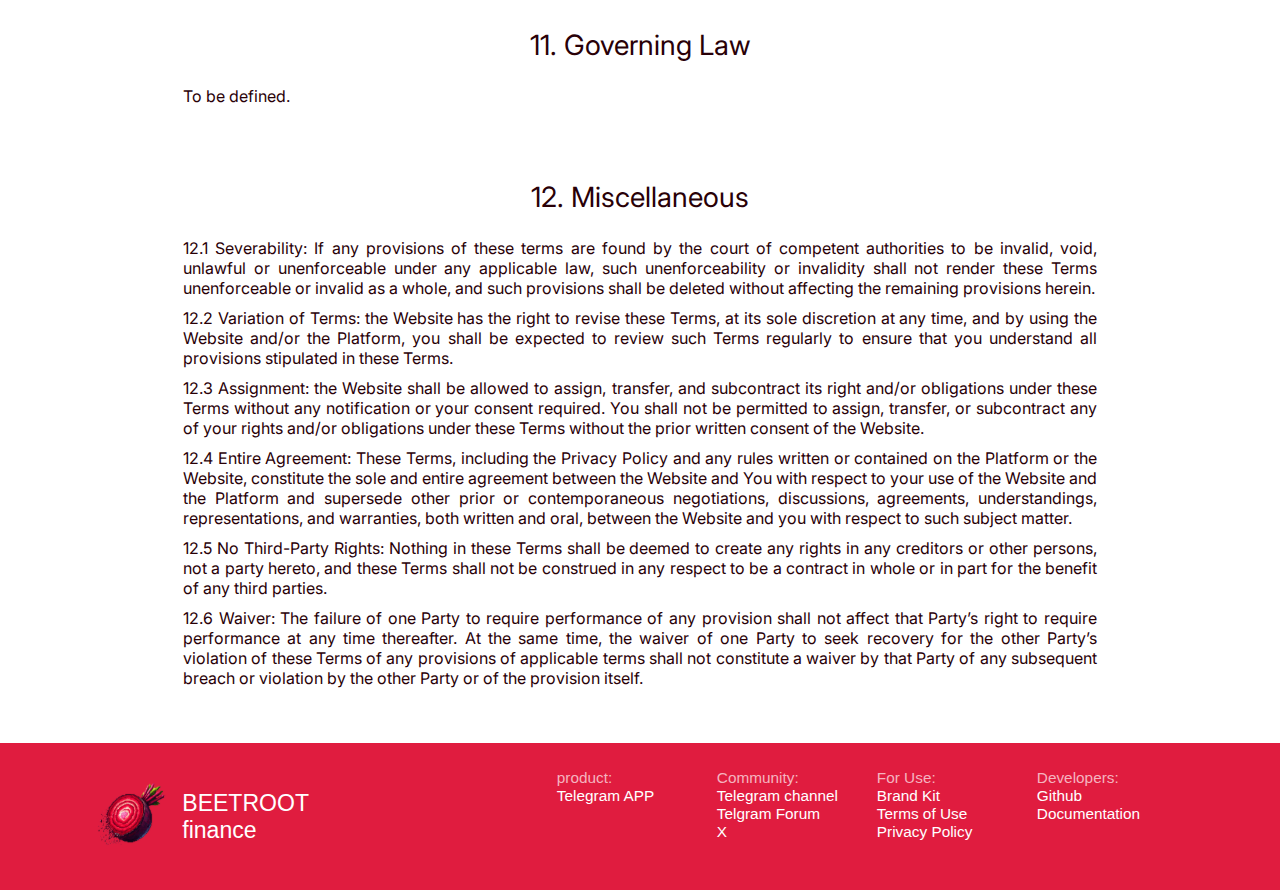
<file: terms.html>
<!DOCTYPE html>
<html lang="en">
<head>
    <meta charset="UTF-8">
    <meta name="viewport" content="width=device-width, initial-scale=1.0"> 
    <title>Beetroot Finance</title>
    <link rel="stylesheet" href="./css/main.css">

    <!-- Favicon -->
    <link rel="icon" href="./img/favicon.png" type="image/x-icon">

    <!-- Open Graph Meta Tags -->
    <meta property="og:title" content="Beetroot Finance">
    <meta property="og:description" content="Deposit USDT and farm the best available yield across the TON ecosystem.">
    <meta property="og:image" content=" ">
    <meta property="og:url" content="https://www.beetroot.finance">
    <meta property="og:type" content="website">
</head>

<body>
    <!-- Шапка -->
    <div class="wrapper">
        <header class="container">
            <div class="header_logo">
                <a href="./index.html">
                <img src="./img/logo.svg" alt="Логотип Beetroot"></a><a href="./index.html"></a>
                <p>BEETROOT</p></a>
            </a>
            </div>
            
            <div class="header_soc">
                <a href="https://x.com/Beetroot_fi" target="_blank"><img src="./img/x.svg" alt="Иконка X" class="soc__icon"></a>
                <a href="https://t.me/BeetrootFinance" target="_blank"><img src="./img/tg.svg" alt="Иконка Telegram" class="soc__icon"></a>
            </div>
        </header>
    </div>



    <div class="about">
        <div class="hello">
            <h1> Beetroot Finance</h1>
            <h2>Terms of use</h2>
        </div>

        <div class="block">
            <h3>1. Introduction</h3>
            <p>
                1.1 These Terms of Use (“these Terms“ or “Terms”) are applicable and binding in relation to app.beetroot.finance and/or its manager (collectively, the “Website”) and regulate your accessing, registering, downloading, using, clicking, interacting with any tools, software (including any smart contract through any interface, directly or indirectly) and information made available through the Website.
            </p>
            <p>
                1.2 Please read these Terms together with the provisions set forth in our Privacy Policy carefully before using this Website. By using the Website in any capacity, you, the user (“You” or the “User”) agree that: (i) you have read and familiarized yourself with these Terms; (ii) you understand these Terms; and (iii) you agree to be bound by these Terms when using this Website. If you do not agree to these Terms, you should immediately stop using this Website. You and the Website are each a “Party” or together the “Parties”.
            </p>
            <p>
                1.3 The Website’s manager reserves the right to modify or amend these Terms, or any content on the Website from time to time, including for security, legal or regulatory reasons, to reflect updates or changes to the service or functionality of the Website. You are advised to check these terms periodically to ensure that you are aware of and are complying with the most current version. Changes are binding on users of the Website and will take effect immediately from the posting of the revised documentation on the Website. You agree to be bound by such variation and your continued use of the website, tools and information made available shall constitute your explicit and de-facto acceptance of such variation.
            </p>
            <p>
                1.4 The Website’s manager will indicate that the Terms have changed by uploading new Terms with an updated date. You accept that by doing so, the Website has provided you with sufficient notice of such change. You are encouraged to seek professional advice regarding any tax and legal requirements with which you must comply in relation to you being a user of the Website, and any therein accessible software, interface, tool and service.
            </p>
            <p>
                1.5 You acknowledge and confirm that you have read, understood, and agreed to the provisions stipulated in the Privacy Policy, which shall explain how the Website treats your information and protects your privacy when accessing or using it. By accessing the Website, you hereby agree that it may collect and use your information provided as set forth in the Privacy Policy.
            </p>
        </div>
        
        <div class="block">
            <h3>2. Your use of the Website</h3>
            <p>
                2.1 The Website gives You access to certain non-custodial web dApps, smart contracts or frontends that interface with a set of decentralised smart contracts that can be deployed on the TON network, but also on different networks and blockchains (the “Platform”).
            </p>
            <p>
                2.2 The Platform is under constant development, striving for decentralization and fair access, either directly or by engaging one or more connected, related or independent developers and services providers (“Service Providers”).
            </p>
            <p>
                2.3 The Platform may integrate third-party services of convenience into its user interface (the “Third-party Services”). In such cases, this will be clearly highlighted by wording and/or graphical elements. The Website and/or its manager declines any responsibility over these third-party services, or their access/link to the Website and You use them at your sole risk, acknowledging that you read and accepted any relevant terms and conditions of the actual provider of such service.
            </p>
            <p>
                2.4 You will comply with all domestic and international laws, statutes, ordinances and regulations applicable to your access and use of the Website and the Platform and will not use either for any unlawful purpose.
            </p>
            <p>
                2.5 You shall be responsible for obtaining the data network access necessary to use the Website and the Platform. Your network’s data and rates and fees may apply if you access or use the Website from a wireless-enabled device, and you shall be responsible for such rates and fees.
            </p>
            <p>
                2.6 You shall be responsible for acquiring and updating compatible hardware or device necessary to access and use the Website and the Platform. In addition, the Website, the Platform and any Third-Party Services may be subject to malfunctions and delays inherent in the use of the Internet and electronic communications.
            </p>
            <p>
                2.7 As electronic services are subject to interruption or breakdown, access to the Website and the Platform is offered on an “as is” and “as available” basis only;
            </p>
            <p>
                2.8 The Website and/or the Platform cannot be accessed or used in any way by any individual citizen or resident or corporation resident or permanently established in the United States of America or any U.S. territory. The Website further reserves the right to limit the availability of the Platform to any person, geographic area or jurisdiction at will and/or terminate Your access to and use of the Website or the Platform, at any time and in its sole discretion, including through the use of IP filtering and GPS-based geofencing systems; and
            </p>
            <p>
                2.9 The Website may, in its sole discretion, impose limits or restrictions on the use you make of the Website or the Platform. Further, for commercial, security, technical, maintenance, legal or regulatory reasons, or due to any breach of these Terms, the Website may withdraw the Website itself and/or Your access to the Website or the Platform at any time and without notice to You.
            </p>
            <p>
                2.10 You can only access the Platform by connecting one or more of your own decentralised self-custodial wallets (the “Wallets”). The Wallets are third-party software services of your choice and the Website declines any and all liabilities for any failure, error, fault, vulnerability of the Wallets themselves or when they interact with the Platform, including if and when any such failure, error, fault or vulnerability results in partial or also total loss of any digital assets, tokens or cryptocurrencies within the Wallets or while they are being transferred from the Wallets to the Platform.
            </p>
        </div>

        <div class="block">
            <h3>3. Intellectual Property</h3>
            <p>
                3.1 All remarks, suggestions, ideas, materials or other information provided by you through the Website will forever be the Website’s and its manager’s sole intellectual property. 
            </p>
            <p>
                3.2 The Website and its manager own all present and future copyright, registered and unregistered trademarks, design rights, unregistered designs, database rights and all other present and future intellectual property rights and rights in the nature of intellectual property rights existing in or in relation to the Website and the Platform, unless covered by any open-source software licence, in which case such licence’s terms will be followed as appropriate.
            </p>
            <p>
                3.3 The Website does not warrant or represent that the content of the Website or the Platform does not infringe the rights of any third party.
            </p>

        </div>

        <div class="block">
            <h3>4. Prohibited Uses</h3>
            <p>
                4.1 The Website will strive for the Website and in particular the Platform to do not accept deposits or interactions to the Platform from the following known addresses:
            </p>
            <p>
                (a) Mixing services which attempt to obfuscate the source of funds;
            </p>
            <p>
                (b) Centralised or decentralised exchanges which do not perform Know Your Customer (KYC) screening as part of their onboarding process;
            </p>
            <p>
                (c) Any amount of funds from gambling or e-gaming sites; and,
            </p>
            <p>
                (d) Any amount of funds known to belong to darknet marketplaces.
            </p>
            <p>
                The Website retains the right to deny transactions to certain wallets as necessary upon receipt of deposits from these sources, and to ask any user of the Platform or controller of a specific wallet address to provide full KYC information if required to do so by any relevant governmental, investigative, regulatory or judicial authority. Any attempt to circumvent these policies may also result in similar actions.
            </p>
        </div>

        <div class="block">
            <h3>5. Representations and Warranties</h3>
            <p>
                5.1 You hereby make the following representations and warranties to the Website:
            </p>
            <p>
                (a) You are the exclusive owner of any digital assets that you will use to interact in any way with the Website and the Platform;
            </p>
            <p>
                (b) You validly undertake any actions or enter into any transaction with regard to these Terms;
            </p>
            <p>
                (c) The digital assets that you will use to interact with the Platform shall not be derived from money laundering, terrorist financing, fraud, or any other illegal activities under any applicable law;
            </p>
            <p>
                (d) You shall understand and be aware of risks associated with accessing or using the Platform and any Third-Party Services and you shall be fully liable at your own risk, including up to total loss of any digital token interacting with the Website or the Platform, including when they interact with your controlled Wallets;
            </p>
            <p>
                (e) You shall use the Platform in good faith and shall not use any of its elements for the purpose of concealing, or disguising the origin or nature of the proceeds derived from illegal or criminal activities in any applicable jurisdiction;
            <p>
                (f) You shall be aware of how You are subject to Tax regulation in your jurisdiction and You shall be fully responsible for any filing/reporting and paying of any tax, duty or other administrative payment as required by any applicable law or regulation. The Website shall not be responsible to compensate you for your tax obligations or advise you in relation to your tax issues. Any uncertainties and unpredictable matters in tax legislation with respect to digital assets may expose you to unknown or unforeseeable tax implications, for which the Website shall have no liability. Furthermore, you shall hold the Website harmless from any expenses and losses, resulting from any unknown or unforeseeable tax implications;
            </p>
            <p>
                (g) You shall not breach any terms stipulated in these Terms, and the Privacy Policy, or any applicable laws and regulations in any relevant jurisdictions;
            </p>
            <p>
                (h) You shall not interfere, intercept, or expropriate the Website and/or the Platform network system, data, or information;
            </p>
            <p>
                (i) You shall defend, indemnify, and hold harmless the Website, its affiliates, related or connected entities, each of their respective employees, officers, directors, representatives and beneficial owners from and against any claims, damages, losses, liabilities, costs, and expenses (including reasonable attorney’s fees), arising out of or relating to any third-party claim concerning these Terms, or your use of the Platform in violation of these Terms and any applicable law or regulation;
            </p>
            <p>
                (j) You understand and acknowledge that the Platform is not a regulated financial or payment service of any kind and in any jurisdiction. Any financial sounding terms found in the Website or in the Platform are used only as a basic reference, without any effective or legal meaning of the same terms in a regulated and/or traditional financial environment and/or context.
            </p>
            <p>
                (h) the Website will not be liable in any way and for any reason should the User interact with an unofficial the Platform fork of any kind, or any alternative version of the Platform built by third-parties on the base of any publicly available component of the Platform’s source code.
            </p>
            <p>
                5.2 Each of the representations and warranties in these Terms shall survive and continue to have full force and effect after the execution of these Terms.
            </p>
            <p>
                5.3 the Website makes no representation, warranty, or guarantee to you of any kind. Access and usage of the Platform are offered strictly on an as-is basis and, without limiting the generality of the foregoing, they are also offered without any representation as to merchantability or fitness for any particular purpose, either by themselves or when interacting with any Third-Party Service or any of the Wallets.
            </p>
        </div>

        <div class="block">
            <h3>6. Risk Disclosure</h3>
            <p>
                By accessing or using the Website or the Platform, you expressly acknowledge and assume the following risks:
            </p>
            <p>
                6.1 Risk of loss in value as digital assets are not issued by any central banks or national, supra-national, or quasi-national organizations. They are also not backed by any hard assets or other credit. The value of digital assets is affected by several factors, including but not limited to:
            </p>
            <p>
                (a) the total number of digital assets in existence;
            </p>
            <p>
                (b) the continued willingness of market participants to exchange government-issued currency for digital assets;
            </p>
            <p>
                (c) purchasers’ expectations with respect to the rate of inflation of fiat currencies;
            </p>
            <p>
                (d) purchasers’ expectations with respect to the rate of deflation of cryptocurrencies, interest rates, currency exchange rates, cyber theft of cryptocurrencies from online digital wallet providers or news of such theft from such providers or individuals’ digital wallets;
            </p>
            <p>
                (e) investment and trading activities of large investors;
            </p>
            <p>
                (f) monetary policies of the governments;
            </p>
            <p>
                (g) trade restrictions;
            </p>
            <p>
                (h) currency devaluations and revaluations;
            </p>
            <p>
                (i) regulatory measures; or
            </p>
            <p>
                (j) the global or regional political, economic or financial events and situations.
            </p>
            <p>
                All these factors may affect the value of digital assets, which may result in the permanent, partial or total loss of the value of a particular digital asset. No one shall be obliged to guarantee the liquidity or the market price of any of the digital assets You use to interact with the Platform. The volatility and unpredictability of the value of digital assets relative to government-issued currency may result in a significant loss over a short period of time.
            </p>
            <p>
                6.2 The regulatory regime governing digital assets and the regulatory framework relating to digital assets remains unsettled, and any laws, regulations, or guidelines may be significantly revised and amended which shall materially and adversely affect the value of digital assets.
            </p>
            <p>
                6.3 The Website and the Platform may experience system failures, unplanned interruptions in their network or services, hardware or software defects, security breaches or other causes that could adversely affect the Website’s or the Platform’s infrastructure network. the Website is unable to anticipate when there would be the occurrence of hacks, cyber-attacks, mining attacks, including but not limited to double-spend attacks, majority mining power attacks and selfish-mining attacks, re-entrancy attacks, distributed denials of service or errors, vulnerabilities or defects in any component of the Website or the Platform or any related technology or software, including but not limited to smart contract technology and/or any software compilers used. the Website is unable to detect these hacks as mentioned earlier, mining attacks, cyber-attacks, re-entrancy attacks, distributed denials of services errors vulnerabilities or defects in a timely manner and does not have sufficient resources to efficiently cope with multiple services incidents happening simultaneously or in rapid succession. In addition, the Website and the Platform could be disrupted by numerous events, including natural disasters, equipment breakdown, network connectivity downtime, power losses, or even intentional disruptions of its services, such as disruptions caused by software viruses or attacks by unauthorized users, some of which are beyond the Website’s control. Although the Website has taken steps against malicious attacks, there can be no assurance that cyber-attacks, such as distributed denials of service, shall not be attempted in the future, and that the Website’s or the Platform’s enhanced security measures shall be effective. Any significant breach of the Website’s or the Platform’s security measures or other disruptions resulting in a compromise of the usability, stability and security of the Website’s network or services, including the Platform, may adversely affect also any related digital token, digital asset or cryptocurrency, including when stored in the Wallets.
            </p>
            <p>
                6.4 the Website shall have no liability for any delay, error, interruption or failure to perform any obligation under these Terms where the delay or failure is directly or indirectly resulting from any causes beyond the Website’s control, including but not limited to:
            <p>
                (a) Acts of God, nature, court of government;
            </p>
            <p>
                (b) Failure or interruption in public or private telecommunication networks, communication channels or information system;
            </p>
            <p>
                (c) Acts or omission of acts of a party for whom we are not responsible;
            </p>
            <p>
                (d) Delay, failure or interruption in, or unavailability of, third-party services; or
            </p>
            <p>
                (e) Strikes, lockouts, labour disputes, wars, terrorist acts and riots.
            </p>
            <p>
                (f) Global pandemics and other public health emergency crises.
            </p>
            <p>
                6.5 You understand and agree that you use the Website and the Platform at your sole, exclusive and own risk. This clause is not exhaustive and does not disclose all the risks or potential risks that may 
            </p>
            <p>
                be associated with digital assets and the use of the Platform. You are strongly recommended to carefully consider whether such use is suitable for you in light of your circumstances and financial position.
            </p>
        </div>

        <div class="block">
            <h3>7. Limitation of Liability</h3>
            <p>
                7.1 Notwithstanding any provision contained within these Terms, in no event, shall either Party be liable to the other for any type of incidental, special, exemplary, punitive, indirect or consequential damages, including but not limited to lost revenue, lost assets (digital or otherwise) lost profits, replacement goods, loss of technology, loss of data, or interruption of loss of use of service or equipment, even if such Party was advised of the possibility of such damages, and whether arising under a theory of contract, tort, strict liability or otherwise. 
            </p>
            <p>
                7.2 the Website and/or of its affiliates, connected or related companies (if any) shall not and shall never be liable for:
            </p>
            <p>
                (a) your own management or performance of your owned digital assets (including any reduction in the value, even if up to a total loss); or
            </p>
            <p>
                (b) any taxes or duties payable in whatever respect of your digital assets.
            </p>
            <p>
                7.3 Except as expressly provided in these Terms, to the maximum extent permitted by any applicable law or regulation, the Website disclaims all other representations or warranties, express or implied, made to you, your affiliates or any other person, including without limitation any warranties regarding the quality, suitability, merchantability, fitness for a particular purpose or otherwise (regardless of any course of dealing, custom or usage of trade) of any service or any goods provided incidental to the Platform under these Terms. The liabilities of the Website in respect of representations and warranties that are excluded under these Terms, at the Website’s sole option, is limited to any one of resupplying, replacing or repairing or paying the cost of the resupplying, replacement or repairing or paying the cost of resupplying the functions of the Platform in respect of which the breach occurred. In no event will the aggregate liability to the Website for any loss or damage arising in connection with the Platform exceed the fees levied by the Platform, if any, during the twelve (12) month period immediately preceding the event giving rise to the claim for liability. The foregoing limitations of liability shall apply to the fullest extent permitted by any applicable law or regulation.
            </p>
            <p>
                7.4 the Website shall have no liability for any Third-Party Services providers to You or Your use, ownership or interaction with any Wallets. the Website makes no representations or warranties whatsoever, expressed or implied, as to the accuracy, totality, timeliness, appropriateness, suitability, or vigour for any purpose or use of such Third-Party Services or Wallets, products, services and information, customer and technical support or web presence or any of their presentations or representations. You shall acknowledge and agree that the Website shall not be liable in any way for the use of such Third-Party Services, such as third-party Wallets.
            </p>
        </div>

        <div class="block">
            <h3>8. Indemnification</h3>
            <p>
                8.1 You irrevocably undertake to fully indemnify and hold harmless the Website from and against any and all losses, claims, actions, proceedings, damages, demands, judgements, sums, liabilities, damages, costs, charges and expenses, including but not limited to any reasonable attorney’s fees, or penalties imposed by any regulatory authority, and reimbursements arising out of or related to the following situations:
            </p>
            <p>
                (a) your use of the Platform or of the Website;
            </p>
            <p>
                (b) your breach of or our enforcement of these Terms;
            </p>
            <p>
                (c) your violations of any applicable laws, regulation, or rights of any third party during your use of the Website or the Platform. If you are obligated to indemnify the Website, it shall have the right, at its sole discretion, to control any action or proceeding and to determine whether the Website wishes to proceed, or settle, and if so, on what terms or provisions.
            </p>
        </div>

        <div class="block">
            <h3>9. Termination</h3>
            <p>
                9.1. These Terms shall be immediately terminated and not applicable to You if at any moment You do not use or interact with the Website or the Platform with any of your owned or controlled digital tokens, assets, cryptocurrencies or Wallets.
            </p> 
        </div>

        <div class="block">
            <h3>10. No Financial Advice; No Legal Advice</h3>
            <p>
                10.1 the Website is not nor it intends to be your broker, intermediary, agent, or legal advisor and has no fiduciary relationship or obligation to You in connection with any decisions or activities effected by You using the Website and/or the Platform.
            </p>
            <p>
                10.2 No communication or information provided to you by the Website or within the Platform is intended as or shall be considered or construed as, investment advice, financial advice, legal advice, or any other sort of advice.
            </p>
            <p>
                10.3 the Website shall not be liable for the decisions you make to access or use the Website and/or the Platform.
            </p>
        </div>

        <div class="block">
            <h3>11. Governing Law</h3>
            <p>
                To be defined.
            </p>
        </div>

        <div class="block">
            <h3>12. Miscellaneous</h3>
            <p>
                12.1 Severability: If any provisions of these terms are found by the court of competent authorities to be invalid, void, unlawful or unenforceable under any applicable law, such unenforceability or  invalidity shall not render these Terms unenforceable or invalid as a whole, and such provisions shall be deleted without affecting the remaining provisions herein.
            </p>
            <p>
                12.2 Variation of Terms: the Website has the right to revise these Terms, at its sole discretion at any time, and by using the Website and/or the Platform, you shall be expected to review such Terms regularly to ensure that you understand all provisions stipulated in these Terms.
            </p>
            <p>
                12.3 Assignment: the Website shall be allowed to assign, transfer, and subcontract its right and/or obligations under these Terms without any notification or your consent required. You shall not be permitted to assign, transfer, or subcontract any of your rights and/or obligations under these Terms without the prior written consent of the Website.
            </p>
            <p>
                12.4 Entire Agreement: These Terms, including the Privacy Policy and any rules written or contained on the Platform or the Website, constitute the sole and entire agreement between the Website and You with respect to your use of the Website and the Platform and supersede other prior or contemporaneous negotiations, discussions, agreements, understandings, representations, and warranties, both written and oral, between the Website and you with respect to such subject matter.
            </p>
            <p>
                12.5 No Third-Party Rights: Nothing in these Terms shall be deemed to create any rights in any creditors or other persons, not a party hereto, and these Terms shall not be construed in any respect to be a contract in whole or in part for the benefit of any third parties.
            </p>
            <p>
                12.6 Waiver: The failure of one Party to require performance of any provision shall not affect that Party’s right to require performance at any time thereafter. At the same time, the waiver of one Party to seek recovery for the other Party’s violation of these Terms of any provisions of applicable terms shall not constitute a waiver by that Party of any subsequent breach or violation by the other Party or of the provision itself.
            </p>
        </div>
    </div>



    </div>



    <!-- Футер -->
    <footer class="wrapper">
        <div class="brand">
            <a href="./index.html"><img src="./img/logo.svg" alt="" loading="lazy"></a>
            <p>BEETROOT finance</p>
        </div>

        <div class="links">
            <div class="colomn">
                <p>product:</p>
                <a href="https://t.me/BeetrootFiBot" target="_blank">Telegram APP</a>
            </div>
    
            <div class="colomn">
                <p>Community:</p>
                <a href="https://t.me/BeetrootFinance" target="_blank">Telegram channel</a>
                <a href="https://t.me/BeetrootFamily" target="_blank">Telgram Forum</a>
                <a href="https://x.com/Beetroot_fi" target="_blank">X</a>
            </div>
    
            <div class="colomn">
                <p>For Use:</p>
                <a href="https://www.figma.com/design/CSk8srQL6A1GBaXm4i9KBQ/Beetroot-Finance-Brand-Kit?node-id=0-1&t=c41nGcowzsSovYgB-1" target="_blank">Brand Kit</a>
                <a href="./terms.html" target="_blank">Terms of Use</a>
                <a href="./privacy.html" target="_blank">Privacy Policy</a>
            </div>
    
            <div class="colomn">
                <p>Developers:</p>
                <a href="https://github.com/Beetroot-fi" target="_blank">Github</a>
                <a href="" target="_blank">Documentation</a>
            </div>
        </div>
        
    </footer>

</body>
</html>
</file>
<file: css/main.css>
@import url('https://fonts.cdnfonts.com/css/gagalin');
@import url('https://fonts.googleapis.com/css2?family=Inter:ital,opsz,wght@0,14..32,100..900;1,14..32,100..900&display=swap');


* { 
    margin: 0;
    padding: 0;
}

body {
    font-family: 'Gagalin', sans-serif;
    font-size: 24px;
    font-style: normal;
    background-color: #fff; 
    color: #8E0726; 
    margin: 0;
    align-items: center;
}

h1, h2, h3, h4, h5, h6 {
    font-weight: normal;
}

a {
    text-decoration: none;
    color: #fff;
}

img {
    max-width: 100%;
}

.wrapper {
    width: 100%;
    background-color: #E01C3F;
    color: #fff;
}

.container {
    width: 75vw;
    margin: 0 auto;
}

header {
    display: flex;
    justify-content: space-between;
    align-items: center;
    padding: 1vw 0vw;
    height: 3.9vw;
}

.header_logo {
    display: flex;
    justify-content: space-between;
    font-size: 3vw;
    color: #66091A;
    align-items: center;
}

.header_logo p {
    padding-left: 1vw;
}

.header_logo img {
    height: 5vw;
    width: auto;
}

.header_soc {
    list-style: none;
    display: flex;
    justify-content: space-between;
    width: 9vw;

}

.header_soc img {
    height: 3.5vw;
    width: auto;
    width: 300px;
    transition: transform 0.3s ease;
}

.header_soc img:hover {
    
    transform: scale(1.1); /* Увеличение картинки */
}

/*приветствие */

.hero {
    display: flex;
    justify-content: space-between;
    align-items: center;
    height: auto;
    width: 80vw;
}

h1 {
    font-size: 5vw;
    color: #66091A;
    margin-bottom: 0.5vw;
}


.hero--info p {
    font-size: 2vw;
    color: #A3132C;
    margin-bottom: 1vw;
}

.hero img {
    height: auto;
    width: 100%;
    width: 42vw;
    float: right;
    margin-right: -2vw;
}

button {
    background: #A3132C;
    font-family: 'Gagalin', sans-serif;
    color: #fff;
    font-size: 2.3vw;
    border-radius: 5vw;
    padding: 1vw 3vw;
    border: 0;
    transition: all 500ms ease, box-shadow 0.3s ease, background-color 0.3s ease;
    transform-origin: left center; /* Фиксируем левую часть */
}

button:hover {
    transform: scale(1.1); /* Увеличение картинки */
    box-shadow: 0 0.1vw 0.4vw rgba(0, 0, 0, 0.4); /* Тень повторяет форму */
    background-color: #E01C3F; /* Новый цвет при наведении */
}


/*описание */

h3  {
    font-size: 5vw;
    text-align: center;
    padding: 1.5vw 0;
}

.info {
    display: flex;
    justify-content: space-between;
    align-items: center;
    height: auto;
    width: 80vw;
}

.text {
    padding: 0vw 3vw 0vw 0vw
}

.text p {
    font-size: 1.5vw;
    max-width: 42vw;
    text-align: justify;

}

.info img {
    height: auto;
    width: 100%;
    max-width: 25vw;
    float: right;
}




/* как работает */

.logic {
    align-items: center;
    padding: auto;
    margin: 1vw 0 5vw 0;
}

.logic img {
    width: 100%;
}



/* Партнеры лого */


.logo {
    display: flex;
    justify-content: space-around;
    align-items: center;
    flex-wrap: wrap;
    padding-bottom: 2vw;
}

.logo img {
    height: 5vw;
    width: auto;
    padding: 1vw;
    margin-top: 2vw;
}


/* выпадающий список вопросов */

details {
    font-size: 1.3vw;
    margin: 0 8vw 0 8vw;
    background: #A3132C;
    color: #fff;
    padding: 1vw 2vw 0vw 2vw;
    border-radius: 1.5vw;
}

summary {
    list-style: none;
    cursor: pointer; /* Указывает, что элемент можно нажать */
    color: #F5B3BF;
    font-size: 2vw;
    padding-bottom: 1vw;
    padding-left: 0.4vw;
}

summary::-webkit-details-marker {
    display: none;
}

details summary::before {
    content: '';
    display: inline-block;
    background: url('../img/arrow.svg') no-repeat center center;
    background-size: contain;
    height: 1em;
    width: 1em;
    margin-right: 0.5em;
}

details[open] summary::before {
    transform: rotate(180deg); /* Поворот стрелки на 180 градусов */
}

details p {
    padding-left: 4vw;
    padding-bottom: 1.3vw;
    width: 64vw;
    
    text-align: justify;
}

.qve {
    margin: 1vw;
}


.pad {
    padding-bottom: 3vw;
}






details {
    overflow: hidden; /* Скрываем лишний контент */
}

details p {
    max-height: 1000px;
    opacity: 0;
    transition: max-height 0.5s ease, padding 0.5s ease, opacity 0.5s ease;
}

details[open] p {
    max-height: 1000px; /* Устанавливаем ограниченную максимальную высоту */
    opacity: 1; /* Делаем текст видимым */
    padding: 0 0 1.5vw 4vw; /* Восстанавливаем отступы */
}



/* footer */

footer {
    display: flex;
    justify-content: space-around;
    padding-top: 2vw;
}

.brand {
    display: flex;
    width: 20vw;
}

.brand img {
    height: 7vw;
    width: auto;
}

.links {
    display: flex;
    width: 50vw;
}

.brand {
    display: flex;
    justify-content: space-between;
    font-size: 1.8vw;
    align-items: center;
    margin-bottom: 2vw;

}

.brand p {
    padding-left: 1vw;
}

.colomn {
    display: flex;
    flex-direction: column;
    width: 15vw;
    margin: 0 1vw 0 1vw;
}

.colomn p {
    color: #F5B3BF;
    font-size: 1.2vw;
}

.colomn a {
    font-size: 1.2vw;
}

.colomn a {
    display: inline-block; /* Для применения transform */
    text-decoration: none; /* Убираем подчеркивание */
    transition: transform 0.3s ease, color 0.3s ease;
    transform-origin: left center; /* Фиксируем левую часть */

}

.colomn a:hover {
    transform: scale(1.1); /* Увеличение */
    color: #66091A; /* Новый цвет при наведении */
}



























/* моб версия */
@media (max-width: 768px) {
    body {
        width: 100%;
        align-items: center;
        text-align: center;
        margin: 0 auto;
        padding: 0 auto;
    }

    
    .container {
        align-items: center;
        align-content: center;
        width: 80%;
    }

    img {
        width: 100%;
    }
    
    /*хедер */
    header {
        height: 16vw;
    }

    .header_logo img {
        height: 12vw;
    }

    .header_logo p {
        font-size: 7vw;
        padding-top: 1vw;
        margin-left: 1vw;
    }

    .header_soc {
        display: flex;
        justify-content: space-between;
        width: 20vw;
        padding-top: 2vw;
    }
    .header_soc img {
        height: 8vw;
        width: auto;
    }

    /*приветствие */

    .hero {
        flex-direction: column-reverse;
        max-width: 100vw;
    }

    .hero--info {
        display: flex;
        flex-direction: column;
        align-items: center;
    }

    .hero--info p {
        font-size: 3.5vw;
        padding: 1vw 3vw 4vw 3vw;
    }

    .hero img {
        width: 100vw;
        height: auto;
        margin-bottom: 1vw;
    }

    h1 {
        font-size: 10vw;
    }
    
    button {
        background: #A3132C;
        font-family: 'Gagalin', sans-serif;
        color: #fff;
        font-size: 7vw;
        border-radius: 8vw;
        padding: 1.5vw 6vw;
        border: 0;
        transition: all 500ms ease;
        margin-top: 2vw;
        margin-bottom: 10vw;
        padding-top: 1vw;
    }

    /*описание */

    .info {
        flex-direction: column;
        justify-content: center;
        width: 80vw;

    }


    h3  {
        font-size: 8vw;
        text-align: center;
        padding: 2vw 4vw 2vw 4vw;
    }
    
    
    .text {
        padding: 0vw 3vw 0vw 0vw
    }
    
    .text p {
        font-size: 2.8vw;
        max-width: 80vw;
        text-align: justify;
        margin-bottom: 5vw;
    }
    
    .info img {
        height: auto;
        width: 100%;
        max-width: 60vw;
        
    }

    .pup h3 {
        width: 50vw;
        margin: 2vw 10vw 2vw 10vw;
    }

    /*Как работает*/
    .responsive-image {
        content: url('../img/mini-logic.png'); /* Меняем изображение для ширины экрана меньше 768px */
      }
    
    
    

    /*Партнеры лого */


    .logo {
        display: flex;
        justify-content: space-around;
        align-items: center;
        flex-wrap: wrap;
        padding-bottom: 3vw;
    }
    
    .logo img {
        height: 6vw;
        width: auto;
        padding: 2vw;
    }
        

    
    /*вопросы*/


        
    details {
        padding: 1vw 0.5vw 1vw 0.5vw;
    }

    summary {
        font-size: 3.5vw;
        text-align: left;
        padding: 1vw 0 1vw 4vw;
    }


    details p {
        font-size: 2.8vw;
    }


    .pad {
        align-items: center;
    }

    /* footer */

    footer {
        display: flex;
        justify-content: space-around;
        padding-top: 2vw;
        padding-bottom: 2vw;
    }

    .brand {
        display: flex;
        width: 20vw;
    }

    .brand img {
        height: 7vw;
        width: auto;
    }

    .links {
        display: flex;
        width: 60vw;
    }

    .brand {
        display: flex;
        justify-content: space-between;
        font-size: 2.2vw;
        margin-bottom: 2vw;
        
    }

    .brand p {
        padding-left: 1vw;
    }

    .colomn {
        display: flex;
        flex-direction: column;
        width: 15vw;
        margin: 0 1vw 0 1vw;
        text-align: left;
    }

    .colomn p {
        color: #F5B3BF;
        font-size: 2vw;
    }

    .colomn a {
        font-size: 1.5vw;
    }

}




/* Контейнер для текста и кнопки */
.hero--info {
    opacity: 0; /* Изначально скрыто */
    transform: translateY(20px); /* Сдвиг текста вниз */
    animation: fadeInUp 1s ease-out forwards; /* Плавное появление */
    animation-delay: 0.5s; /* Задержка анимации */
  }

  .hero--info p {
    opacity: 0; /* Изначально скрыто */
    transform: translateY(20px); /* Сдвиг текста вниз */
    animation: fadeInUp 1s ease-out forwards; /* Плавное появление */
    animation-delay: 0.75s; /* Задержка анимации */
  }
  
  /* Анимация появления текста */
  @keyframes fadeInUp {
    from {
      opacity: 0;
      transform: translateY(20px);
    }
    to {
      opacity: 1;
      transform: translateY(0);
    }
  }
  
  /* Стили для кнопки */
  .button {
    opacity: 0;
    transform: translateY(20px); /* Сдвиг кнопки вниз */
    animation: fadeInUp 1s ease-out forwards;
    animation-delay: 1.2s; /* Задержка для кнопки */
  }
  
  /* Стили для изображения, плавное появление справа */
  .hero img {
    opacity: 0;
    transform: translateX(20px); /* Сдвиг изображения вправо */
    animation: fadeInRight 1s ease-out forwards;
    animation-delay: 0.5s; /* Задержка для изображения */
  }
  
  /* Анимация для картинки */
  @keyframes fadeInRight {
    from {
      opacity: 0;
      transform: translateX(100px);
    }
    to {
      opacity: 1;
      transform: translateX(0);
    }
}

















.about {
font-family: "Inter", serif;
font-optical-sizing: auto;
font-weight: weight;
font-style: normal;
color: #290007;
text-align: center;
padding: 0vw 10vw 0vw 10vw 
}

.about h1 {
font-size: 48px;
font-weight: 800;
margin-top: 100px;
}

.about h2 {
font-size: 36px;
font-weight: 600;
margin-bottom: 40px;
}

.about .block {
text-align: justify;
}

.block {
    text-align: left;
    margin: 50px;
}

.block h3 {
font-size: 28px;
}

.block p {
    list-style: none;
    font-size: 16px;
    padding: 5px;

}

.block2 {
    padding: 0px 0px 0px 30px;

}


@media (max-width: 768px) {
.about {
    font-family: "Inter", serif;
    font-optical-sizing: auto;
    font-weight: weight;
    font-style: normal;
    color: #290007;
    text-align: center;
    padding: 0vw 3vw 0vw 3vw 
    }
    
.about h1 {
font-size: 36px;
font-weight: 800;
margin-top: 100px;
}

.about h2 {
font-size: 30px;
font-weight: 600;
margin-bottom: 40px;
}

.about .block {
text-align: justify;
}

.block {
    text-align: left;
    margin: 50px;
}

.block h3 {
font-size: 24px;
}

.block p {
    list-style: none;
    font-size: 14px;
    padding: 5px;

}

.block2 {
    padding: 0px 0px 0px 20px;

}


}

.pdf-container iframe,
.pdf-container embed {
    width: 100%;
    height: 600px;
    border: none; /* Убирает рамку вокруг PDF */
    padding-bottom: 50px;
}


.hello {
    margin-top: -50px;
}

.red-link {
    color: #fb96ae;
    text-decoration: underline;

}
</file>
